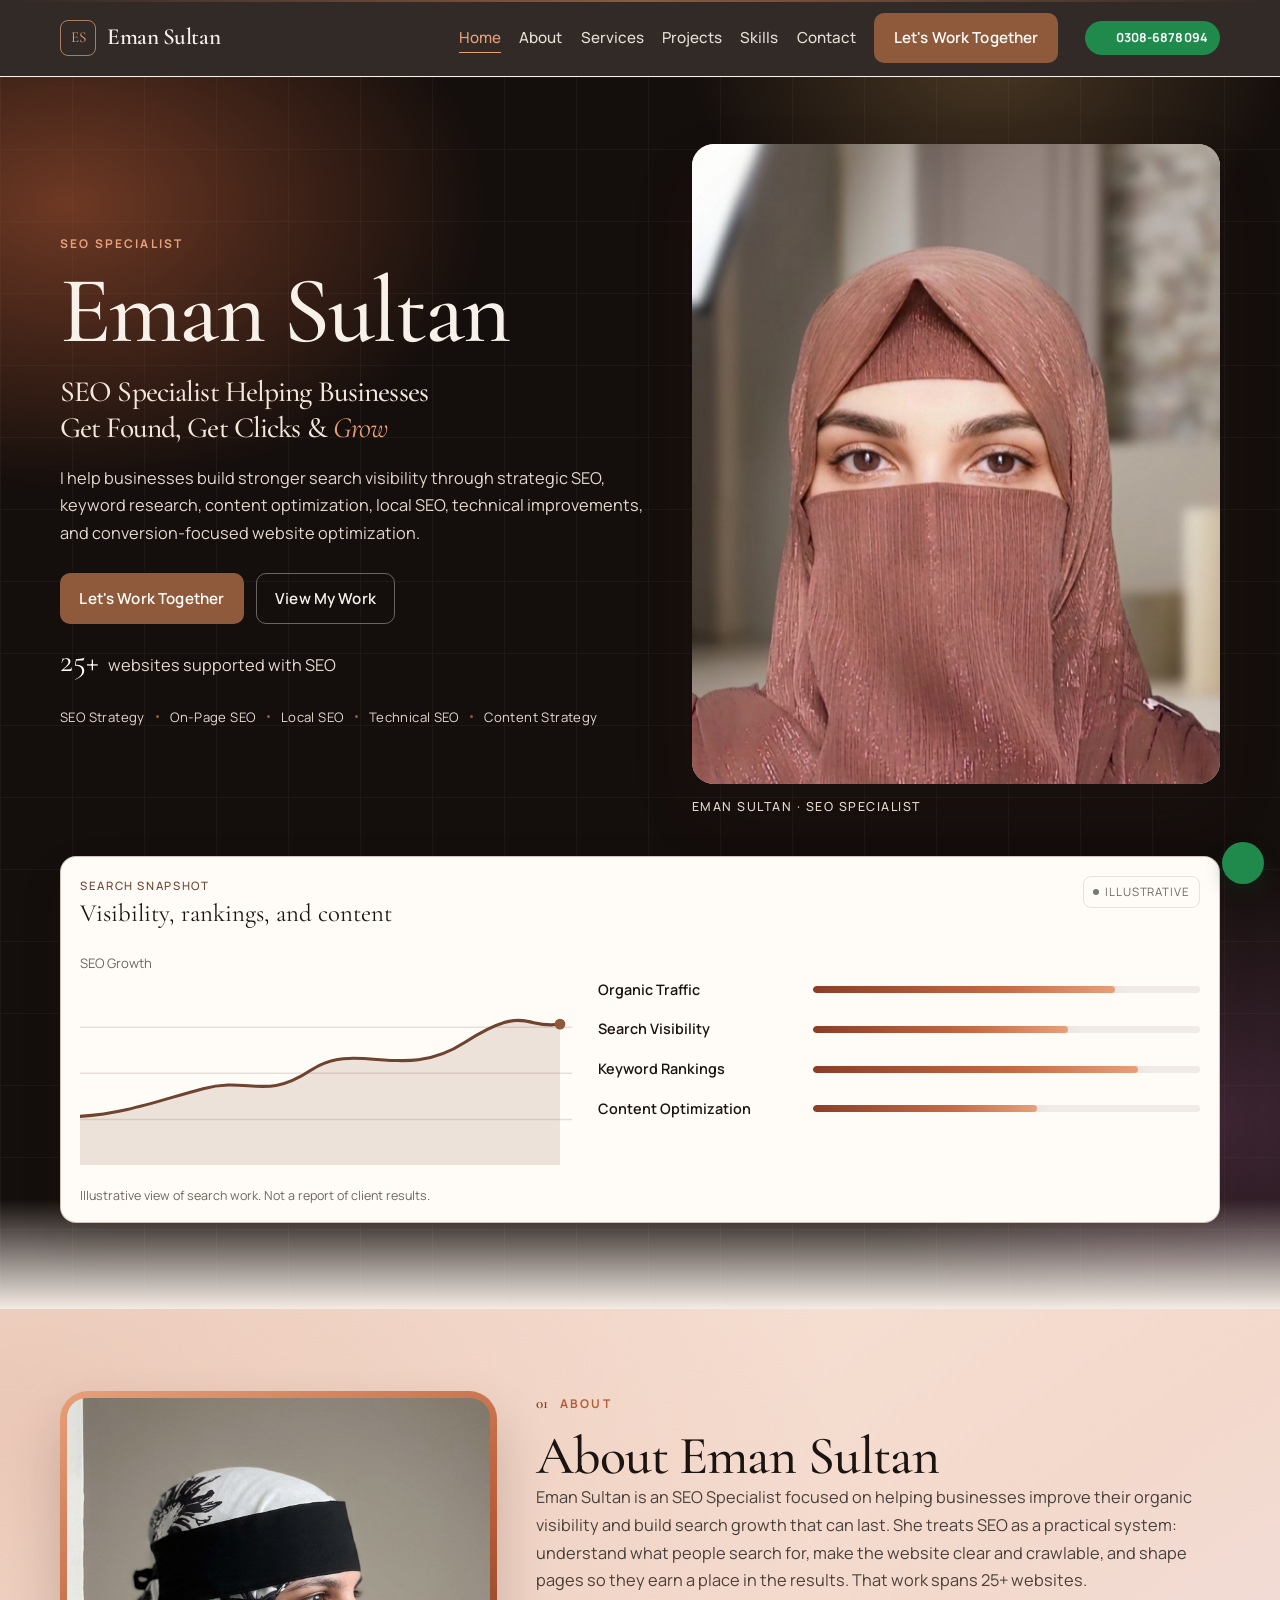
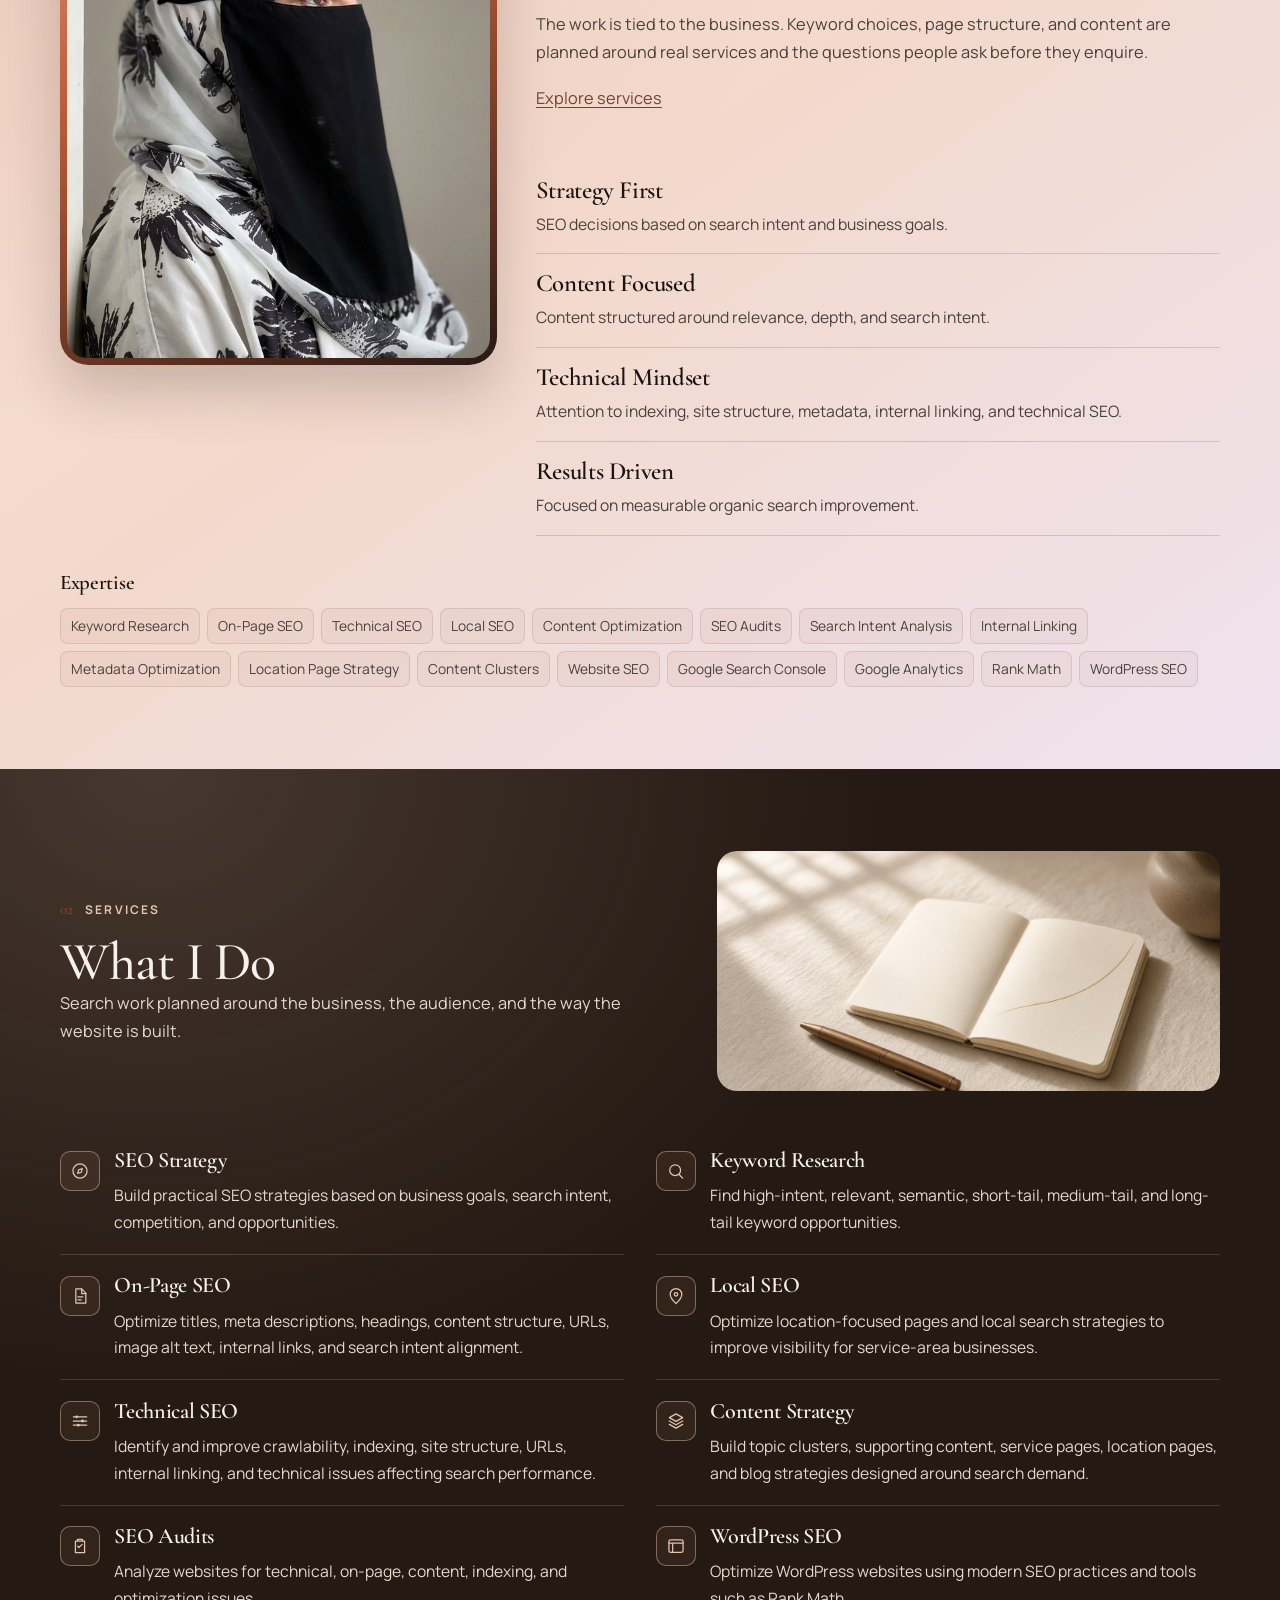
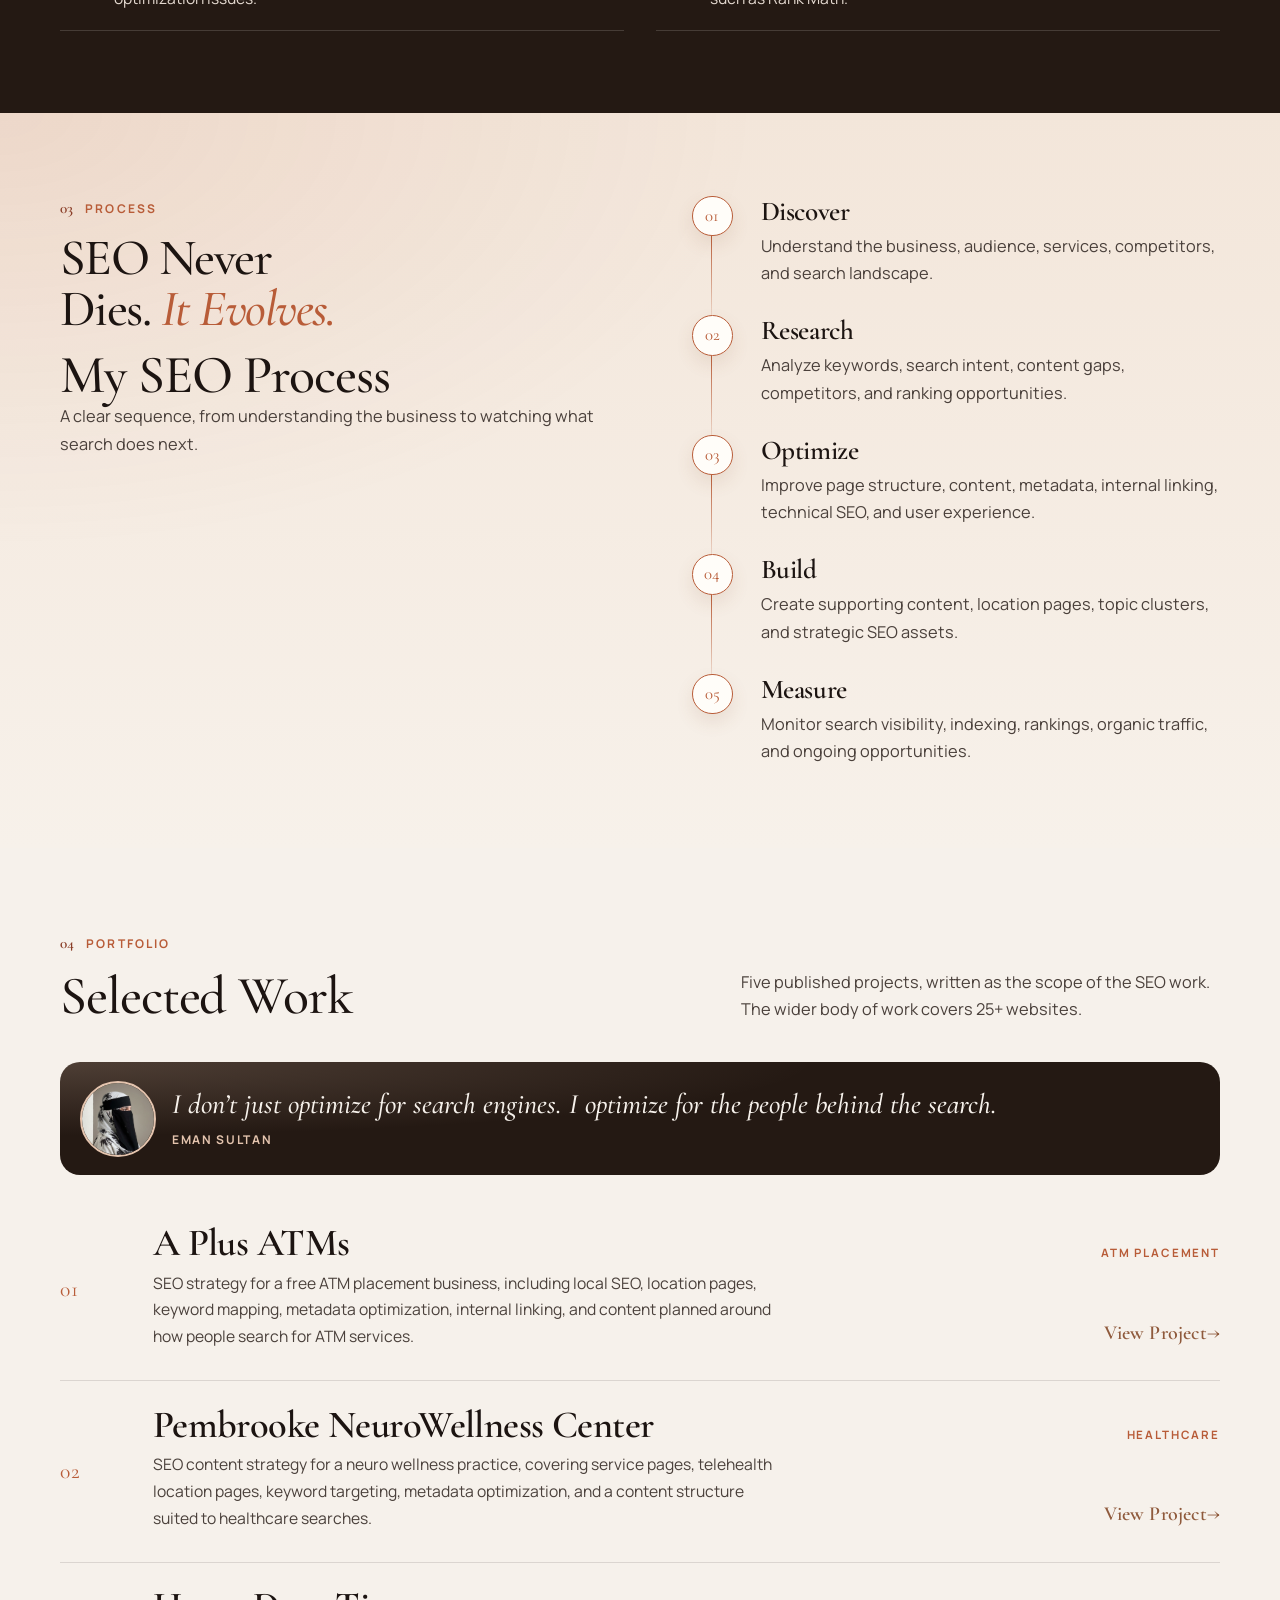
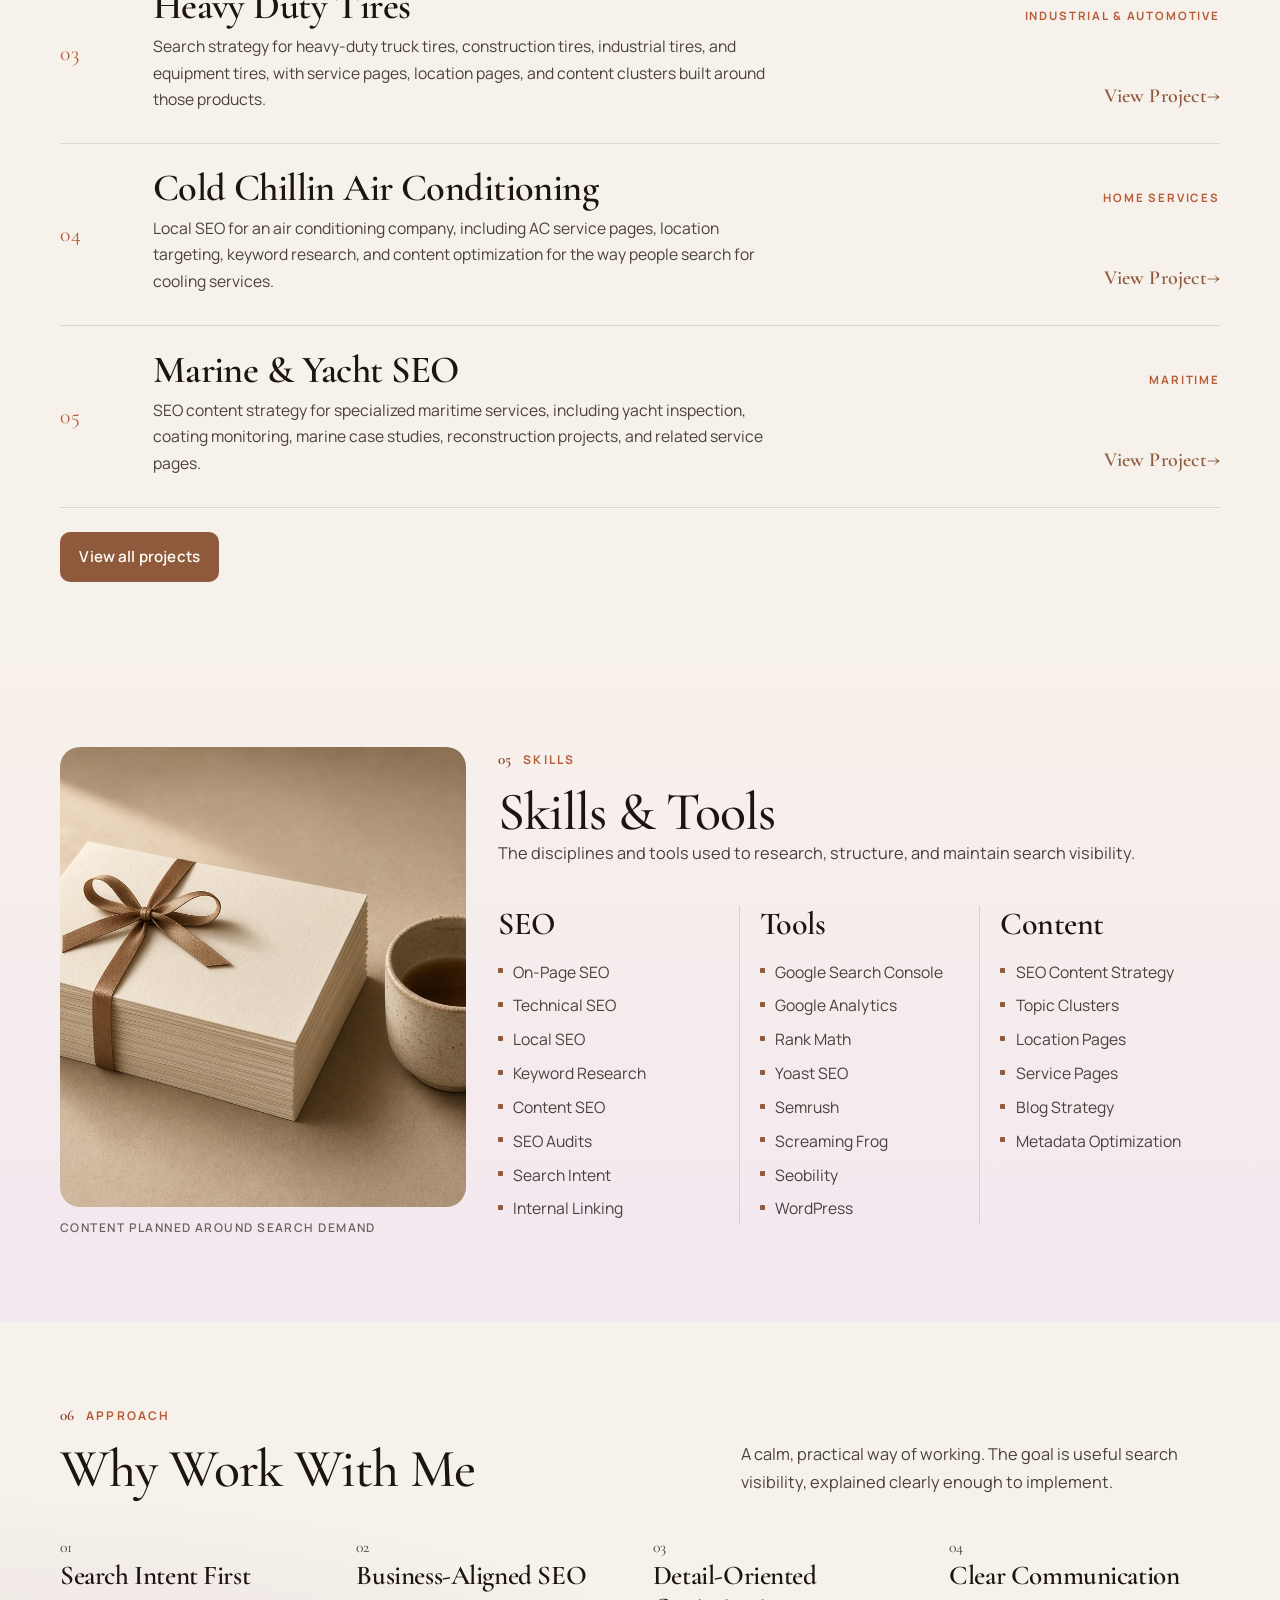
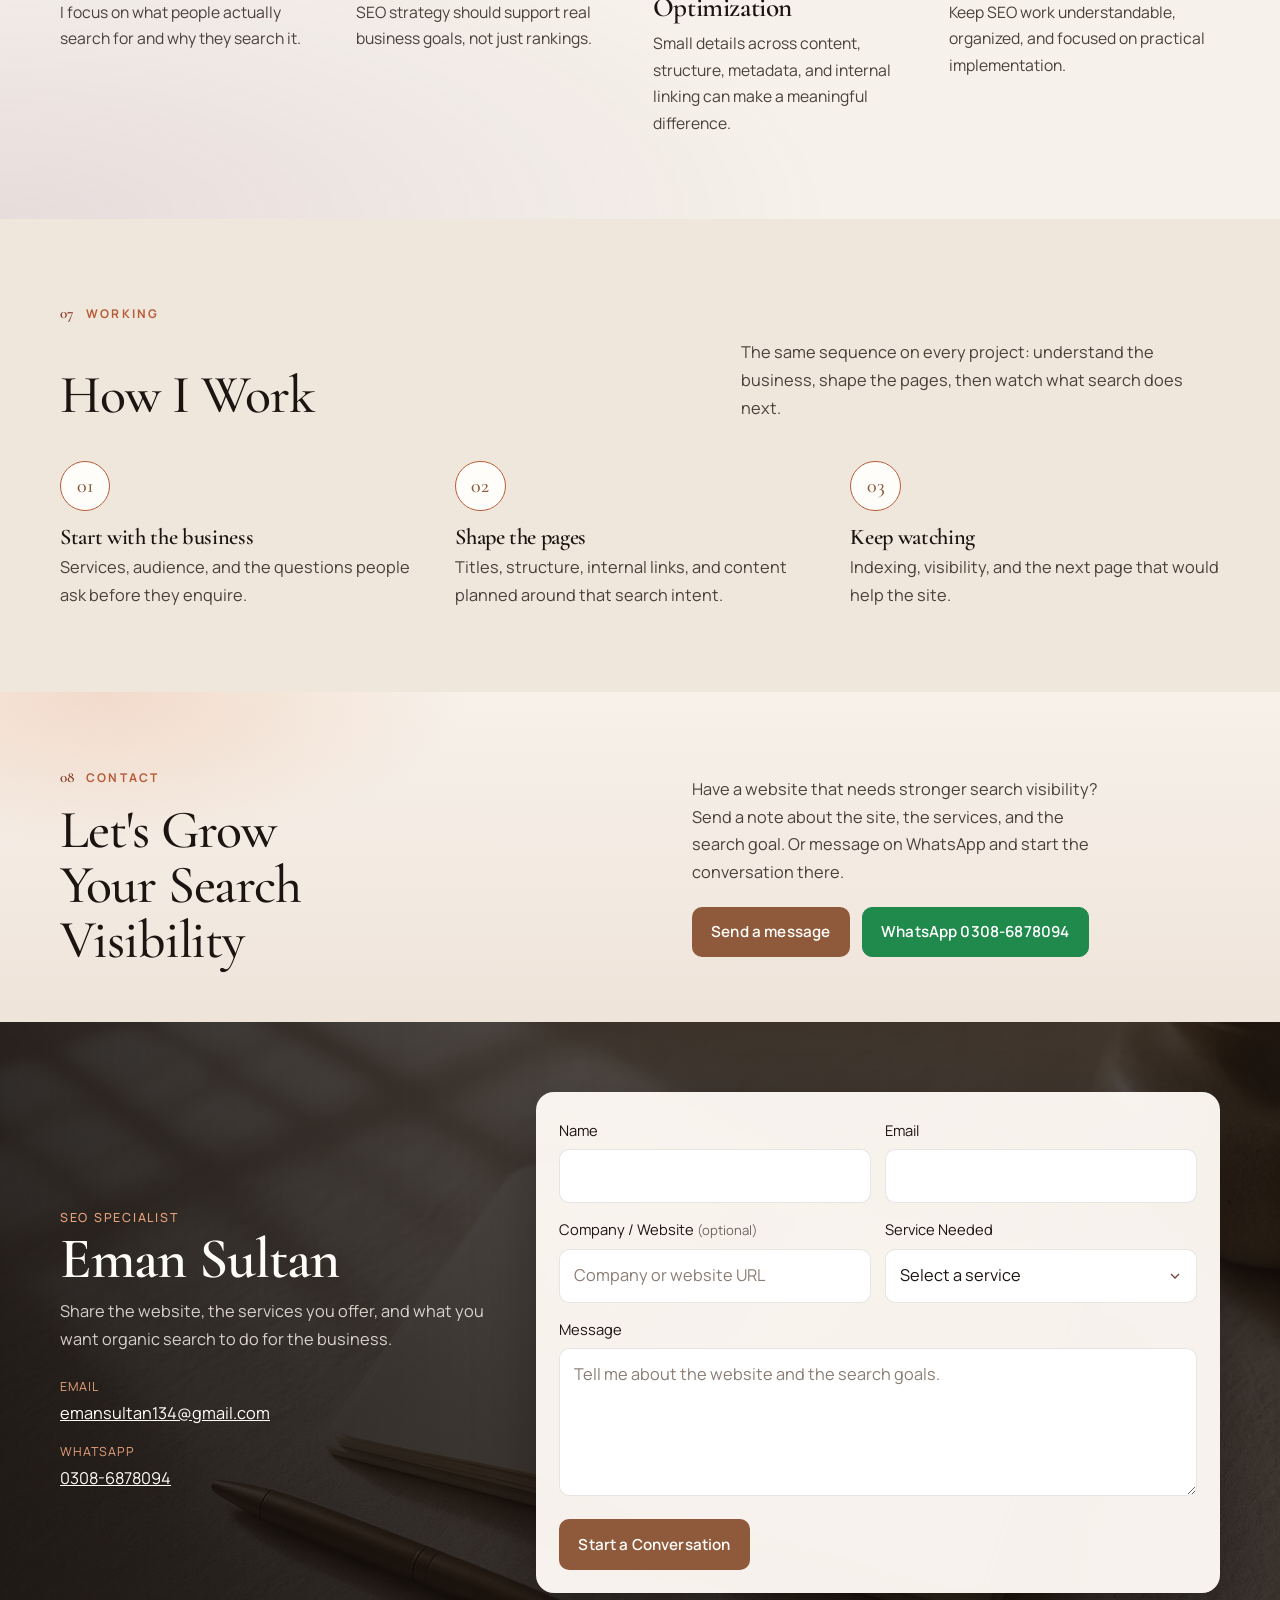
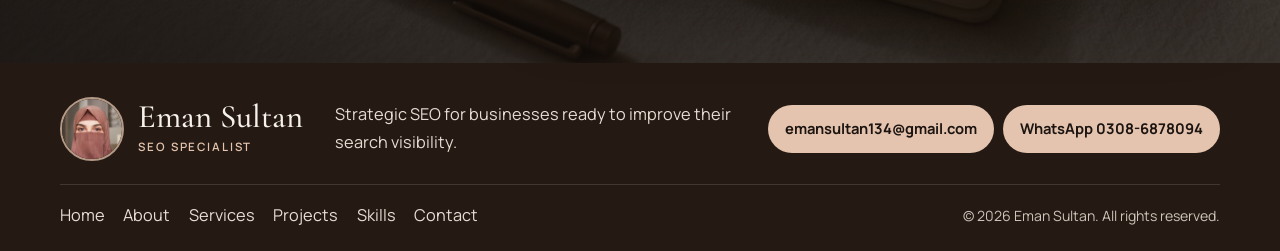
<file: index.html>
<!DOCTYPE html>
<html lang="en">
<head>
  <meta charset="utf-8" />
  <meta name="viewport" content="width=device-width, initial-scale=1" />
  <title>Eman Sultan | SEO Specialist &amp; SEO Strategist</title>
  <meta name="description" content="Eman Sultan is an SEO Specialist helping businesses improve search visibility through strategic SEO, content optimization, local SEO, and technical SEO." />
  <meta name="author" content="Eman Sultan" />
  <meta name="robots" content="index, follow" />
  <meta name="theme-color" content="#140e0c" />
  <!-- Replace the placeholder domain with the live website URL -->
  <link rel="canonical" href="https://your-domain.com/" />
  <meta property="og:type" content="website" />
  <meta property="og:locale" content="en_US" />
  <meta property="og:title" content="Eman Sultan | SEO Specialist &amp; SEO Strategist" />
  <meta property="og:description" content="Eman Sultan is an SEO Specialist helping businesses improve search visibility through strategic SEO, content optimization, local SEO, and technical SEO." />
  <meta property="og:url" content="https://your-domain.com/" />
  <!-- Add when a share image exists: <meta property="og:image" content="https://your-domain.com/og.jpg" /> -->
  <meta name="twitter:card" content="summary" />
  <meta name="twitter:title" content="Eman Sultan | SEO Specialist &amp; SEO Strategist" />
  <meta name="twitter:description" content="Eman Sultan is an SEO Specialist helping businesses improve search visibility through strategic SEO, content optimization, local SEO, and technical SEO." />
  <link rel="icon" href="assets/favicon.svg" type="image/svg+xml" />
  <link rel="preconnect" href="https://fonts.googleapis.com" />
  <link rel="preconnect" href="https://fonts.gstatic.com" crossorigin />
  <link href="https://fonts.googleapis.com/css2?family=Cormorant+Garamond:ital,wght@0,500;0,600;1,500;1,600&family=Manrope:wght@400;500;600;700&display=swap" rel="stylesheet" />
  <link rel="stylesheet" href="css/styles.css" />
  <script type="application/ld+json">
  {
    "@context": "https://schema.org",
    "@graph": [
      {
        "@type": "WebSite",
        "@id": "https://your-domain.com/#website",
        "url": "https://your-domain.com/",
        "name": "Eman Sultan",
        "description": "Eman Sultan is an SEO Specialist helping businesses improve search visibility through strategic SEO, content optimization, local SEO, and technical SEO.",
        "inLanguage": "en"
      },
      {
        "@type": "WebPage",
        "@id": "https://your-domain.com/#webpage",
        "url": "https://your-domain.com/",
        "name": "Eman Sultan | SEO Specialist & SEO Strategist",
        "isPartOf": { "@id": "https://your-domain.com/#website" },
        "about": { "@id": "https://your-domain.com/#person" },
        "inLanguage": "en",
        "description": "Eman Sultan is an SEO Specialist helping businesses improve search visibility through strategic SEO, content optimization, local SEO, and technical SEO."
      },
      {
        "@type": "Person",
        "@id": "https://your-domain.com/#person",
        "name": "Eman Sultan",
        "jobTitle": "SEO Specialist",
        "url": "https://your-domain.com/",
        "description": "SEO Specialist helping businesses improve search visibility, organic traffic, rankings, and online presence.",
        "knowsAbout": [
          "SEO strategy",
          "Keyword research",
          "On-page SEO",
          "Technical SEO",
          "Local SEO",
          "Content optimization",
          "SEO audits",
          "Search intent analysis",
          "Internal linking",
          "Metadata optimization",
          "Location page strategy",
          "Content clusters",
          "Website SEO",
          "Google Search Console",
          "Google Analytics",
          "Rank Math",
          "WordPress SEO"
        ]
      },
      {
        "@type": "ProfessionalService",
        "@id": "https://your-domain.com/#service",
        "name": "SEO services by Eman Sultan",
        "url": "https://your-domain.com/",
        "provider": { "@id": "https://your-domain.com/#person" },
        "serviceType": [
          "SEO Strategy",
          "Keyword Research",
          "On-Page SEO",
          "Local SEO",
          "Technical SEO",
          "Content Strategy",
          "SEO Audits",
          "WordPress SEO"
        ]
      }
    ]
  }
  </script>
</head>
<body>
  <a class="skip-link" href="#main">Skip to content</a>

  <header class="site-header">
    <div class="container header-inner">
      <a class="logo" href="#home" aria-label="Eman Sultan, home">
        <span class="logo-mark" aria-hidden="true">ES</span>
        <span class="logo-name">Eman Sultan</span>
      </a>
      <a class="wa-header" href="https://wa.me/923086878094?text=Hi%20Eman%2C%20I%20would%20like%20to%20talk%20about%20SEO." target="_blank" rel="noopener noreferrer" aria-label="WhatsApp Eman Sultan on 0308-6878094">
        <svg viewBox="0 0 24 24" width="16" height="16" aria-hidden="true"><path fill="currentColor" d="M12.04 2C6.58 2" 2.15 6.4 2.15 11.83c0 1.74.46 3.44 1.34 4.94L2 22l5.39-1.4a10 10 0 0 0 4.65 1.18h.01c5.46 0 9.89-4.4 9.89-9.83C21.94 6.4 17.5 2 12.04 2zm5.76 13.9c-.24.68-1.4 1.3-1.94 1.38-.5.08-1.12.11-1.81-.11-.42-.14-.95-.31-1.64-.61-2.88-1.24-4.76-4.14-4.9-4.33-.14-.2-1.16-1.54-1.16-2.94s.73-2.08 1-2.37c.24-.28.64-.41 1.02-.41.12 0 .23 0 .33.01.3.01.44.03.64.49.24.58.82 2 .89 2.15.07.14.12.32.02.51-.1.2-.14.32-.28.49-.14.17-.3.38-.42.51-.14.14-.28.29-.12.56.16.28.72 1.18 1.54 1.91 1.06.94 1.95 1.24 2.23 1.38.28.14.44.12.6-.07.17-.2.7-.81.88-1.09.19-.28.37-.23.62-.14.26.1 1.62.76 1.9.9.28.14.46.2.53.32.07.12.07.68-.17 1.36z"/></svg>
        <span>0308-6878094</span>
      </a>
      <button class="nav-toggle" type="button" aria-expanded="false" aria-controls="primary-nav" aria-label="Open menu">
        <span class="nav-toggle-box" aria-hidden="true"><span></span><span></span><span></span></span>
      </button>
      <nav class="primary-nav" id="primary-nav" aria-label="Primary">
        <ul class="nav-list">
          <li><a href="#home">Home</a></li>
          <li><a href="#about">About</a></li>
          <li><a href="#services">Services</a></li>
          <li><a href="projects.html">Projects</a></li>
          <li><a href="#skills">Skills</a></li>
          <li><a href="contact.html">Contact</a></li>
          <li class="nav-cta"><a class="btn btn-primary" href="contact.html">Let's Work Together</a></li>
        </ul>
      </nav>
    </div>
  </header>
  <a class="wa-tab" href="https://wa.me/923086878094?text=Hi%20Eman%2C%20I%20would%20like%20to%20talk%20about%20SEO." target="_blank" rel="noopener noreferrer" aria-label="WhatsApp Eman Sultan on 0308-6878094">
    <svg viewBox="0 0 24 24" width="16" height="16" aria-hidden="true"><path fill="currentColor" d="M12.04 2C6.58 2" 2.15 6.4 2.15 11.83c0 1.74.46 3.44 1.34 4.94L2 22l5.39-1.4a10 10 0 0 0 4.65 1.18h.01c5.46 0 9.89-4.4 9.89-9.83C21.94 6.4 17.5 2 12.04 2zm5.76 13.9c-.24.68-1.4 1.3-1.94 1.38-.5.08-1.12.11-1.81-.11-.42-.14-.95-.31-1.64-.61-2.88-1.24-4.76-4.14-4.9-4.33-.14-.2-1.16-1.54-1.16-2.94s.73-2.08 1-2.37c.24-.28.64-.41 1.02-.41.12 0 .23 0 .33.01.3.01.44.03.64.49.24.58.82 2 .89 2.15.07.14.12.32.02.51-.1.2-.14.32-.28.49-.14.17-.3.38-.42.51-.14.14-.28.29-.12.56.16.28.72 1.18 1.54 1.91 1.06.94 1.95 1.24 2.23 1.38.28.14.44.12.6-.07.17-.2.7-.81.88-1.09.19-.28.37-.23.62-.14.26.1 1.62.76 1.9.9.28.14.46.2.53.32.07.12.07.68-.17 1.36z"/></svg>
  </a>

  <main id="main" tabindex="-1">
    <section class="hero" id="home" tabindex="-1" aria-labelledby="hero-title">
      <div class="hero-bg" aria-hidden="true"></div>
      <div class="container hero-grid">
        <div class="hero-copy">
          <p class="kicker">SEO Specialist</p>
          <h1 id="hero-title">Eman Sultan</h1>
          <h2 class="hero-lead">SEO Specialist Helping Businesses Get Found, Get Clicks &amp; <em>Grow</em></h2>
          <p class="lede">I help businesses build stronger search visibility through strategic SEO, keyword research, content optimization, local SEO, technical improvements, and conversion-focused website optimization.</p>
          <div class="cta-row">
            <a class="btn btn-primary" href="contact.html">Let's Work Together</a>
            <a class="btn btn-secondary" href="#portfolio">View My Work</a>
          </div>
          <p class="stat-line"><strong>25+</strong> <span>websites supported with SEO</span></p>
          <ul class="cred-list" aria-label="SEO focus areas">
            <li>SEO Strategy</li>
            <li>On-Page SEO</li>
            <li>Local SEO</li>
            <li>Technical SEO</li>
            <li>Content Strategy</li>
          </ul>
        </div>

        <figure class="portrait">
          <div class="portrait-frame">
            <img src="assets/eman-portrait.jpg" width="900" height="1200" alt="Portrait of Eman Sultan, SEO Specialist, facing the camera in a rose hijab" />
          </div>
          <figcaption>Eman Sultan · SEO Specialist</figcaption>
        </figure>
      </div>
      <div class="container dash-wrap">
        <figure class="dashboard">
          <div class="dash-top">
            <div>
              <p class="dash-kicker">Search snapshot</p>
              <p class="dash-title">Visibility, rankings, and content</p>
            </div>
            <p class="dash-badge"><span class="dot" aria-hidden="true"></span> Illustrative</p>
          </div>
          <div class="chart-block">
            <p class="chart-label">SEO Growth</p>
            <svg class="sparkline" viewBox="0 0 320 120" role="img" aria-label="Rising illustrative line for SEO growth">
              <path d="M0 30h320M0 60h320M0 90h320" fill="none" stroke="rgba(110,67,48,0.16)" stroke-width="1"/>
              <path class="spark-area" d="M0 88 C 30 86, 50 78, 80 70 S 120 78, 150 58 S 210 66, 250 40 S 290 32, 312 28 V 120 H 0 Z"/>
              <path class="spark-line" pathLength="1" d="M0 88 C 30 86, 50 78, 80 70 S 120 78, 150 58 S 210 66, 250 40 S 290 32, 312 28"/>
              <circle cx="312" cy="28" r="3.5" fill="#8F5A3C"/>
            </svg>
          </div>
          <ul class="metrics">
            <li class="metric">
              <span class="metric-label">Organic Traffic</span>
              <span class="bar" aria-hidden="true"><span style="--level: 78%"></span></span>
            </li>
            <li class="metric">
              <span class="metric-label">Search Visibility</span>
              <span class="bar" aria-hidden="true"><span style="--level: 66%"></span></span>
            </li>
            <li class="metric">
              <span class="metric-label">Keyword Rankings</span>
              <span class="bar" aria-hidden="true"><span style="--level: 84%"></span></span>
            </li>
            <li class="metric">
              <span class="metric-label">Content Optimization</span>
              <span class="bar" aria-hidden="true"><span style="--level: 58%"></span></span>
            </li>
          </ul>
          <figcaption id="dash-caption">Illustrative view of search work. Not a report of client results.</figcaption>
        </figure>
      </div>
    </section>

    <section class="section section-alt reveal" id="about" tabindex="-1" aria-labelledby="about-title">
      <div class="container">
        <div class="about-stage">
          <figure class="about-photo">
            <img src="assets/eman-profile.jpg" width="900" height="1200" alt="Eman Sultan in profile, wearing a floral hijab and black niqab" />
          </figure>
        <div class="about-grid">
          <div class="about-copy">
            <p class="kicker"><span>01</span> About</p>
            <h2 id="about-title">About Eman Sultan</h2>
            <p>Eman Sultan is an SEO Specialist focused on helping businesses improve their organic visibility and build search growth that can last. She treats SEO as a practical system: understand what people search for, make the website clear and crawlable, and shape pages so they earn a place in the results. That work spans 25+ websites.</p>
            <p>The work is tied to the business. Keyword choices, page structure, and content are planned around real services and the questions people ask before they enquire.</p>
            <a class="text-link" href="#services">Explore services</a>
          </div>
          <ul class="strengths">
            <li class="strength-card">
              <h3>Strategy First</h3>
              <p>SEO decisions based on search intent and business goals.</p>
            </li>
            <li class="strength-card">
              <h3>Content Focused</h3>
              <p>Content structured around relevance, depth, and search intent.</p>
            </li>
            <li class="strength-card">
              <h3>Technical Mindset</h3>
              <p>Attention to indexing, site structure, metadata, internal linking, and technical SEO.</p>
            </li>
            <li class="strength-card">
              <h3>Results Driven</h3>
              <p>Focused on measurable organic search improvement.</p>
            </li>
          </ul>
        </div>
        </div>
        <div class="expertise">
          <h3>Expertise</h3>
          <ul class="chip-list">
            <li>Keyword Research</li>
            <li>On-Page SEO</li>
            <li>Technical SEO</li>
            <li>Local SEO</li>
            <li>Content Optimization</li>
            <li>SEO Audits</li>
            <li>Search Intent Analysis</li>
            <li>Internal Linking</li>
            <li>Metadata Optimization</li>
            <li>Location Page Strategy</li>
            <li>Content Clusters</li>
            <li>Website SEO</li>
            <li>Google Search Console</li>
            <li>Google Analytics</li>
            <li>Rank Math</li>
            <li>WordPress SEO</li>
          </ul>
        </div>
      </div>
    </section>

    <section class="section section-ink reveal" id="services" tabindex="-1" aria-labelledby="services-title">
      <div class="container">
        <div class="section-head services-head">
          <div>
            <p class="kicker"><span>02</span> Services</p>
            <h2 id="services-title">What I Do</h2>
            <p class="dek">Search work planned around the business, the audience, and the way the website is built.</p>
          </div>
          <figure class="section-photo">
            <img src="assets/seo-desk.jpg" width="1200" height="675" alt="A warm desk with a notebook and a rising line, suggesting search growth" />
          </figure>
        </div>
        <ul class="service-grid">
          <li class="service-card">
            <span class="icon" aria-hidden="true">
              <svg viewBox="0 0 24 24" fill="none" stroke="currentColor" stroke-width="1.5" stroke-linecap="round" stroke-linejoin="round"><circle cx="12" cy="12" r="8.5"/><path d="m14.8 9.2-1.3 4.3-4.3 1.3 1.3-4.3z"/></svg>
            </span>
            <h3>SEO Strategy</h3>
            <p>Build practical SEO strategies based on business goals, search intent, competition, and opportunities.</p>
          </li>
          <li class="service-card">
            <span class="icon" aria-hidden="true">
              <svg viewBox="0 0 24 24" fill="none" stroke="currentColor" stroke-width="1.5" stroke-linecap="round" stroke-linejoin="round"><circle cx="11" cy="11" r="6.5"/><path d="M16 16.5 20 20.5"/></svg>
            </span>
            <h3>Keyword Research</h3>
            <p>Find high-intent, relevant, semantic, short-tail, medium-tail, and long-tail keyword opportunities.</p>
          </li>
          <li class="service-card">
            <span class="icon" aria-hidden="true">
              <svg viewBox="0 0 24 24" fill="none" stroke="currentColor" stroke-width="1.5" stroke-linecap="round" stroke-linejoin="round"><path d="M7 3.5h7l5 5V20.5H7z"/><path d="M14 3.5V9h5"/><path d="M9.5 13h6M9.5 16.5h4"/></svg>
            </span>
            <h3>On-Page SEO</h3>
            <p>Optimize titles, meta descriptions, headings, content structure, URLs, image alt text, internal links, and search intent alignment.</p>
          </li>
          <li class="service-card">
            <span class="icon" aria-hidden="true">
              <svg viewBox="0 0 24 24" fill="none" stroke="currentColor" stroke-width="1.5" stroke-linecap="round" stroke-linejoin="round"><path d="M12 21s7-6.1 7-11a7 7 0 1 0-14 0c0 4.9 7 11 7 11z"/><circle cx="12" cy="10" r="2.1"/></svg>
            </span>
            <h3>Local SEO</h3>
            <p>Optimize location-focused pages and local search strategies to improve visibility for service-area businesses.</p>
          </li>
          <li class="service-card">
            <span class="icon" aria-hidden="true">
              <svg viewBox="0 0 24 24" fill="none" stroke="currentColor" stroke-width="1.5" stroke-linecap="round"><path d="M4 7h16M4 12h16M4 17h16"/><circle cx="8" cy="7" r="1.7" fill="currentColor" stroke="none"/><circle cx="15" cy="12" r="1.7" fill="currentColor" stroke="none"/><circle cx="10" cy="17" r="1.7" fill="currentColor" stroke="none"/></svg>
            </span>
            <h3>Technical SEO</h3>
            <p>Identify and improve crawlability, indexing, site structure, URLs, internal linking, and technical issues affecting search performance.</p>
          </li>
          <li class="service-card">
            <span class="icon" aria-hidden="true">
              <svg viewBox="0 0 24 24" fill="none" stroke="currentColor" stroke-width="1.5" stroke-linecap="round" stroke-linejoin="round"><path d="M12 3.5 20 8 12 12.5 4 8z"/><path d="m4 12 8 4.5L20 12"/><path d="m4 16 8 4.5L20 16"/></svg>
            </span>
            <h3>Content Strategy</h3>
            <p>Build topic clusters, supporting content, service pages, location pages, and blog strategies designed around search demand.</p>
          </li>
          <li class="service-card">
            <span class="icon" aria-hidden="true">
              <svg viewBox="0 0 24 24" fill="none" stroke="currentColor" stroke-width="1.5" stroke-linecap="round" stroke-linejoin="round"><path d="M9 4h6v2.2H9z"/><path d="M8 6H6.5v14h11V6H16"/><path d="m9 12.2 1.6 1.6L14.5 10"/></svg>
            </span>
            <h3>SEO Audits</h3>
            <p>Analyze websites for technical, on-page, content, indexing, and optimization issues.</p>
          </li>
          <li class="service-card">
            <span class="icon" aria-hidden="true">
              <svg viewBox="0 0 24 24" fill="none" stroke="currentColor" stroke-width="1.5" stroke-linecap="round" stroke-linejoin="round"><rect x="3.5" y="4.5" width="17" height="15" rx="2"/><path d="M3.5 8.5h17M8 8.5v11"/></svg>
            </span>
            <h3>WordPress SEO</h3>
            <p>Optimize WordPress websites using modern SEO practices and tools such as Rank Math.</p>
          </li>
        </ul>
      </div>
    </section>

    <section class="section section-alt reveal" id="process" tabindex="-1" aria-labelledby="process-title">
      <div class="container process-layout">
        <div class="process-intro">
          <p class="kicker"><span>03</span> Process</p>
          <p class="evolve">SEO Never Dies. <em>It Evolves.</em></p>
          <h2 id="process-title">My SEO Process</h2>
          <p class="dek">A clear sequence, from understanding the business to watching what search does next.</p>
        </div>
        <ol class="process">
          <li>
            <span class="step-num">01</span>
            <h3>Discover</h3>
            <p>Understand the business, audience, services, competitors, and search landscape.</p>
          </li>
          <li>
            <span class="step-num">02</span>
            <h3>Research</h3>
            <p>Analyze keywords, search intent, content gaps, competitors, and ranking opportunities.</p>
          </li>
          <li>
            <span class="step-num">03</span>
            <h3>Optimize</h3>
            <p>Improve page structure, content, metadata, internal linking, technical SEO, and user experience.</p>
          </li>
          <li>
            <span class="step-num">04</span>
            <h3>Build</h3>
            <p>Create supporting content, location pages, topic clusters, and strategic SEO assets.</p>
          </li>
          <li>
            <span class="step-num">05</span>
            <h3>Measure</h3>
            <p>Monitor search visibility, indexing, rankings, organic traffic, and ongoing opportunities.</p>
          </li>
        </ol>
      </div>
    </section>

    <section class="section reveal" id="portfolio" tabindex="-1" aria-labelledby="portfolio-title">
      <div class="container">
        <div class="section-head">
          <p class="kicker"><span>04</span> Portfolio</p>
          <div class="section-head-row">
            <h2 id="portfolio-title">Selected Work</h2>
            <p class="dek">Five published projects, written as the scope of the SEO work. The wider body of work covers 25+ websites.</p>
          </div>
        </div>
        <blockquote class="project-quote">
          <img src="assets/eman-profile.jpg" width="84" height="84" alt="" />
          <div>
            <p>I don’t just optimize for search engines. I optimize for the people behind the search.</p>
            <cite>Eman Sultan</cite>
          </div>
        </blockquote>
        <div class="project-grid">
          <article class="project-card is-feature" data-tone="gold">
            <div class="project-art" aria-hidden="true">
              <span class="project-index">01</span>
              <svg viewBox="0 0 160 100" fill="none" stroke="currentColor" stroke-width="1.4">
                <path d="M18 72h42l22-34h48"/>
                <circle cx="18" cy="72" r="4"/><circle cx="60" cy="72" r="4"/><circle cx="82" cy="38" r="4"/><circle cx="130" cy="38" r="4"/>
              </svg>
            </div>
            <div class="project-body">
              <p class="project-industry">ATM Placement</p>
              <h3 class="project-title">A Plus ATMs</h3>
              <p class="project-copy">SEO strategy for a free ATM placement business, including local SEO, location pages, keyword mapping, metadata optimization, internal linking, and content planned around how people search for ATM services.</p>
              <ul class="tag-list">
                <li>SEO strategy</li>
                <li>Free ATM placement positioning</li>
                <li>Local SEO</li>
                <li>Location pages</li>
                <li>Keyword mapping</li>
                <li>Metadata optimization</li>
                <li>Internal linking</li>
                <li>Content strategy</li>
              </ul>
              <button class="btn btn-secondary view-project" type="button">View Project<span class="visually-hidden">: A Plus ATMs</span></button>
            </div>
          </article>

          <article class="project-card" data-tone="sage">
            <div class="project-art" aria-hidden="true">
              <span class="project-index">02</span>
              <svg viewBox="0 0 160 100" fill="none" stroke="currentColor" stroke-width="1.4">
                <path d="M28 78c22-42 82-42 104 0"/>
                <path d="M44 78c14-26 58-26 72 0"/>
                <path d="M60 78c8-14 32-14 40 0"/>
              </svg>
            </div>
            <div class="project-body">
              <p class="project-industry">Healthcare</p>
              <h3 class="project-title">Pembrooke NeuroWellness Center</h3>
              <p class="project-copy">SEO content strategy for a neuro wellness practice, covering service pages, telehealth location pages, keyword targeting, metadata optimization, and a content structure suited to healthcare searches.</p>
              <ul class="tag-list">
                <li>SEO content strategy</li>
                <li>Service pages</li>
                <li>Telehealth location pages</li>
                <li>Keyword targeting</li>
                <li>Metadata optimization</li>
                <li>Healthcare content structure</li>
              </ul>
              <button class="btn btn-secondary view-project" type="button">View Project<span class="visually-hidden">: Pembrooke NeuroWellness Center</span></button>
            </div>
          </article>

          <article class="project-card" data-tone="sand">
            <div class="project-art" aria-hidden="true">
              <span class="project-index">03</span>
              <svg viewBox="0 0 160 100" fill="none" stroke="currentColor" stroke-width="1.4">
                <circle cx="104" cy="50" r="30"/><circle cx="104" cy="50" r="16"/><circle cx="104" cy="50" r="4" fill="currentColor" stroke="none"/>
              </svg>
            </div>
            <div class="project-body">
              <p class="project-industry">Industrial &amp; Automotive</p>
              <h3 class="project-title">Heavy Duty Tires</h3>
              <p class="project-copy">Search strategy for heavy-duty truck tires, construction tires, industrial tires, and equipment tires, with service pages, location pages, and content clusters built around those products.</p>
              <ul class="tag-list">
                <li>SEO strategy</li>
                <li>Service pages</li>
                <li>Location pages</li>
                <li>Content clusters</li>
                <li>Truck, construction, and equipment tires</li>
              </ul>
              <button class="btn btn-secondary view-project" type="button">View Project<span class="visually-hidden">: Heavy Duty Tires</span></button>
            </div>
          </article>

          <article class="project-card" data-tone="mist">
            <div class="project-art" aria-hidden="true">
              <span class="project-index">04</span>
              <svg viewBox="0 0 160 100" fill="none" stroke="currentColor" stroke-width="1.4" stroke-linecap="round">
                <path d="M16 34h96"/><path d="M32 50h96"/><path d="M16 66h72"/>
              </svg>
            </div>
            <div class="project-body">
              <p class="project-industry">Home Services</p>
              <h3 class="project-title">Cold Chillin Air Conditioning</h3>
              <p class="project-copy">Local SEO for an air conditioning company, including AC service pages, location targeting, keyword research, and content optimization for the way people search for cooling services.</p>
              <ul class="tag-list">
                <li>Local SEO strategy</li>
                <li>AC service pages</li>
                <li>Location targeting</li>
                <li>Keyword research</li>
                <li>Content optimization</li>
              </ul>
              <button class="btn btn-secondary view-project" type="button">View Project<span class="visually-hidden">: Cold Chillin Air Conditioning</span></button>
            </div>
          </article>

          <article class="project-card" data-tone="sea">
            <div class="project-art" aria-hidden="true">
              <span class="project-index">05</span>
              <svg viewBox="0 0 160 100" fill="none" stroke="currentColor" stroke-width="1.4" stroke-linecap="round">
                <path d="M8 58c18-18 32-18 50 0s32 18 50 0 32-18 44 0"/>
                <path d="M8 76c18-12 32-12 50 0s32 12 50 0 32-12 44 0" opacity="0.65"/>
              </svg>
            </div>
            <div class="project-body">
              <p class="project-industry">Maritime</p>
              <h3 class="project-title">Marine &amp; Yacht SEO</h3>
              <p class="project-copy">SEO content strategy for specialized maritime services, including yacht inspection, coating monitoring, marine case studies, reconstruction projects, and related service pages.</p>
              <ul class="tag-list">
                <li>SEO content strategy</li>
                <li>Yacht inspection</li>
                <li>Coating monitoring</li>
                <li>Marine case studies</li>
                <li>Reconstruction projects</li>
              </ul>
              <button class="btn btn-secondary view-project" type="button">View Project<span class="visually-hidden">: Marine and Yacht SEO</span></button>
            </div>
          </article>
        </div>
        <p class="more-projects"><a class="btn btn-primary" href="projects.html">View all projects</a></p>
      </div>
    </section>

    <section class="section section-alt reveal" id="skills" tabindex="-1" aria-labelledby="skills-title">
      <div class="container">
        <div class="skills-layout">
          <figure class="section-photo tall-photo">
            <img src="assets/content-pages.jpg" width="900" height="675" alt="Stacked cream pages tied with a ribbon, suggesting planned content" />
            <figcaption>Content planned around search demand</figcaption>
          </figure>
          <div>
        <div class="section-head">
          <p class="kicker"><span>05</span> Skills</p>
          <h2 id="skills-title">Skills &amp; Tools</h2>
          <p class="dek">The disciplines and tools used to research, structure, and maintain search visibility.</p>
        </div>
        <div class="skill-grid">
          <article class="skill-card">
            <h3>SEO</h3>
            <ul>
              <li>On-Page SEO</li>
              <li>Technical SEO</li>
              <li>Local SEO</li>
              <li>Keyword Research</li>
              <li>Content SEO</li>
              <li>SEO Audits</li>
              <li>Search Intent</li>
              <li>Internal Linking</li>
            </ul>
          </article>
          <article class="skill-card">
            <h3>Tools</h3>
            <ul>
              <li>Google Search Console</li>
              <li>Google Analytics</li>
              <li>Rank Math</li>
              <li>Yoast SEO</li>
              <li>Semrush</li>
              <li>Screaming Frog</li>
              <li>Seobility</li>
              <li>WordPress</li>
            </ul>
          </article>
          <article class="skill-card">
            <h3>Content</h3>
            <ul>
              <li>SEO Content Strategy</li>
              <li>Topic Clusters</li>
              <li>Location Pages</li>
              <li>Service Pages</li>
              <li>Blog Strategy</li>
              <li>Metadata Optimization</li>
            </ul>
          </article>
        </div>
          </div>
        </div>
      </div>
    </section>

    <section class="section reveal" id="why" tabindex="-1" aria-labelledby="why-title">
      <div class="container">
        <div class="section-head">
          <p class="kicker"><span>06</span> Approach</p>
          <div class="section-head-row">
            <h2 id="why-title">Why Work With Me</h2>
            <p class="dek">A calm, practical way of working. The goal is useful search visibility, explained clearly enough to implement.</p>
          </div>
        </div>
        <div class="why-grid">
          <article class="why-card">
            <p class="why-num" aria-hidden="true">01</p>
            <h3>Search Intent First</h3>
            <p>I focus on what people actually search for and why they search it.</p>
          </article>
          <article class="why-card">
            <p class="why-num" aria-hidden="true">02</p>
            <h3>Business-Aligned SEO</h3>
            <p>SEO strategy should support real business goals, not just rankings.</p>
          </article>
          <article class="why-card">
            <p class="why-num" aria-hidden="true">03</p>
            <h3>Detail-Oriented Optimization</h3>
            <p>Small details across content, structure, metadata, and internal linking can make a meaningful difference.</p>
          </article>
          <article class="why-card">
            <p class="why-num" aria-hidden="true">04</p>
            <h3>Clear Communication</h3>
            <p>Keep SEO work understandable, organized, and focused on practical implementation.</p>
          </article>
        </div>
      </div>
    </section>

    <section class="section section-alt reveal" id="working" tabindex="-1" aria-labelledby="working-title">
      <div class="container">
        <div class="section-head">
          <p class="kicker"><span>07</span> Working</p>
          <div class="section-head-row">
            <h2 id="working-title">How I Work</h2>
            <p class="dek">The same sequence on every project: understand the business, shape the pages, then watch what search does next.</p>
          </div>
        </div>
          <ol class="work-list">
            <li class="work-card">
              <span>01</span>
              <div>
                <h3>Start with the business</h3>
                <p>Services, audience, and the questions people ask before they enquire.</p>
              </div>
            </li>
            <li class="work-card">
              <span>02</span>
              <div>
                <h3>Shape the pages</h3>
                <p>Titles, structure, internal links, and content planned around that search intent.</p>
              </div>
            </li>
            <li class="work-card">
              <span>03</span>
              <div>
                <h3>Keep watching</h3>
                <p>Indexing, visibility, and the next page that would help the site.</p>
              </div>
            </li>
          </ol>
      </div>
    </section>

    <section class="grow-wrap reveal" id="contact" tabindex="-1" aria-labelledby="contact-title">
      <div class="reach">
        <div class="container reach-grid">
          <div>
            <p class="kicker"><span>08</span> Contact</p>
            <h2 id="contact-title">Let's Grow Your Search Visibility</h2>
          </div>
          <div class="reach-side">
            <p>Have a website that needs stronger search visibility? Send a note about the site, the services, and the search goal. Or message on WhatsApp and start the conversation there.</p>
            <div class="cta-row">
              <a class="btn btn-primary" href="#contact-form">Send a message</a>
              <a class="btn btn-wa" href="https://wa.me/923086878094?text=Hi%20Eman%2C%20I%20would%20like%20to%20talk%20about%20SEO." target="_blank" rel="noopener noreferrer">WhatsApp 0308-6878094</a>
            </div>
          </div>
        </div>
      </div>
      <div class="form-banner">
        <div class="grow-bg">
          <img src="assets/seo-desk.jpg" alt="" />
        </div>
        <div class="container form-banner-inner">
        <div class="contact-grid">
          <aside class="contact-card">
            <p class="contact-role">SEO Specialist</p>
            <h3>Eman Sultan</h3>
            <p>Share the website, the services you offer, and what you want organic search to do for the business.</p>
            <!-- Direct links are filled from the CONTACT object in js/main.js -->
            <ul class="contact-links">
              <li data-slot="email">
                <span class="contact-label">Email</span>
                <span class="contact-value contact-placeholder">Add your email</span>
              </li>
              <li data-slot="whatsapp">
                <span class="contact-label">WhatsApp</span>
                <span class="contact-value contact-placeholder">Add your WhatsApp</span>
              </li>
              <li data-slot="linkedin">
                <span class="contact-label">LinkedIn</span>
                <span class="contact-value contact-placeholder">Add your LinkedIn</span>
              </li>
              <li data-slot="other">
                <span class="contact-label">Profile</span>
                <span class="contact-value contact-placeholder">Add another profile</span>
              </li>
            </ul>
          </aside>
          <form class="contact-card" id="contact-form" action="https://formsubmit.co/emansultan134@gmail.com" method="POST">
            <input type="text" name="_honey" class="visually-hidden" tabindex="-1" autocomplete="off" aria-hidden="true" />
            <div id="form-success" class="form-success" hidden tabindex="-1" role="status"></div>
            <div class="form-row">
              <div class="field">
                <label for="name">Name</label>
                <input id="name" name="name" type="text" autocomplete="name" required maxlength="120" />
                <p class="form-error" id="name-error"></p>
              </div>
              <div class="field">
                <label for="email">Email</label>
                <input id="email" name="email" type="email" autocomplete="email" required maxlength="160" />
                <p class="form-error" id="email-error"></p>
              </div>
            </div>
            <div class="form-row">
              <div class="field">
                <label for="company">Company / Website <span class="optional">(optional)</span></label>
                <input id="company" name="company" type="text" autocomplete="organization" maxlength="180" placeholder="Company or website URL" />
              </div>
              <div class="field">
                <label for="service-needed">Service Needed</label>
                <select id="service-needed" name="service" required>
                  <option value="">Select a service</option>
                  <option>SEO Strategy</option>
                  <option>Keyword Research</option>
                  <option>On-Page SEO</option>
                  <option>Local SEO</option>
                  <option>Technical SEO</option>
                  <option>Content Strategy</option>
                  <option>SEO Audits</option>
                  <option>WordPress SEO</option>
                  <option>Not sure yet</option>
                </select>
                <p class="form-error" id="service-needed-error"></p>
              </div>
            </div>
            <div class="field">
              <label for="message">Message</label>
              <textarea id="message" name="message" required maxlength="2000" placeholder="Tell me about the website and the search goals."></textarea>
              <p class="form-error" id="message-error"></p>
            </div>
            <button class="btn btn-primary" type="submit">Start a Conversation</button>
          </form>
        </div>
        </div>
      </div>
    </section>
  </main>

  <a class="wa-float" href="https://wa.me/923086878094?text=Hi%20Eman%2C%20I%20would%20like%20to%20talk%20about%20SEO." target="_blank" rel="noopener noreferrer" aria-label="WhatsApp Eman Sultan on 0308-6878094">
    <svg viewBox="0 0 24 24" width="16" height="16" aria-hidden="true"><path fill="currentColor" d="M12.04 2C6.58 2" 2.15 6.4 2.15 11.83c0 1.74.46 3.44 1.34 4.94L2 22l5.39-1.4a10 10 0 0 0 4.65 1.18h.01c5.46 0 9.89-4.4 9.89-9.83C21.94 6.4 17.5 2 12.04 2zm5.76 13.9c-.24.68-1.4 1.3-1.94 1.38-.5.08-1.12.11-1.81-.11-.42-.14-.95-.31-1.64-.61-2.88-1.24-4.76-4.14-4.9-4.33-.14-.2-1.16-1.54-1.16-2.94s.73-2.08 1-2.37c.24-.28.64-.41 1.02-.41.12 0 .23 0 .33.01.3.01.44.03.64.49.24.58.82 2 .89 2.15.07.14.12.32.02.51-.1.2-.14.32-.28.49-.14.17-.3.38-.42.51-.14.14-.28.29-.12.56.16.28.72 1.18 1.54 1.91 1.06.94 1.95 1.24 2.23 1.38.28.14.44.12.6-.07.17-.2.7-.81.88-1.09.19-.28.37-.23.62-.14.26.1 1.62.76 1.9.9.28.14.46.2.53.32.07.12.07.68-.17 1.36z"/></svg>
    <span>WhatsApp</span>
  </a>

  <footer class="site-footer">
    <div class="container">
      <div class="footer-panel">
        <div class="footer-brand">
          <img class="footer-avatar" src="assets/eman-portrait.jpg" width="72" height="72" alt="" />
          <div>
            <p class="footer-name">Eman Sultan</p>
            <p class="footer-role">SEO Specialist</p>
          </div>
        </div>
        <p class="footer-desc">Strategic SEO for businesses ready to improve their search visibility.</p>
        <div class="footer-actions">
          <a class="footer-mail" href="mailto:emansultan134@gmail.com">emansultan134@gmail.com</a>
          <a class="footer-mail" href="https://wa.me/923086878094" target="_blank" rel="noopener noreferrer">WhatsApp 0308-6878094</a>
        </div>
      </div>
      <div class="footer-bar">
        <nav class="footer-nav" aria-label="Footer">
          <ul>
            <li><a href="#home">Home</a></li>
            <li><a href="#about">About</a></li>
            <li><a href="#services">Services</a></li>
            <li><a href="projects.html">Projects</a></li>
            <li><a href="#skills">Skills</a></li>
            <li><a href="contact.html">Contact</a></li>
          </ul>
        </nav>
        <p class="copyright">© 2026 Eman Sultan. All rights reserved.</p>
      </div>
    </div>
  </footer>

  <dialog id="project-dialog" aria-labelledby="dialog-title">
    <div class="dialog-top">
      <p class="kicker" id="dialog-industry"></p>
      <button class="dialog-close" type="button" aria-label="Close project details">
        <svg viewBox="0 0 24 24" fill="none" stroke="currentColor" stroke-width="1.6" stroke-linecap="round" aria-hidden="true"><path d="M6 6l12 12M18 6 6 18"/></svg>
      </button>
    </div>
    <h2 id="dialog-title"></h2>
    <p id="dialog-summary"></p>
    <h3 class="dialog-label">SEO services included</h3>
    <ul class="dialog-services" id="dialog-services"></ul>
    <a class="btn btn-secondary" id="dialog-visit" hidden>Visit website</a>
  </dialog>

  <script src="js/main.js"></script>
</body>
</html>
</file>
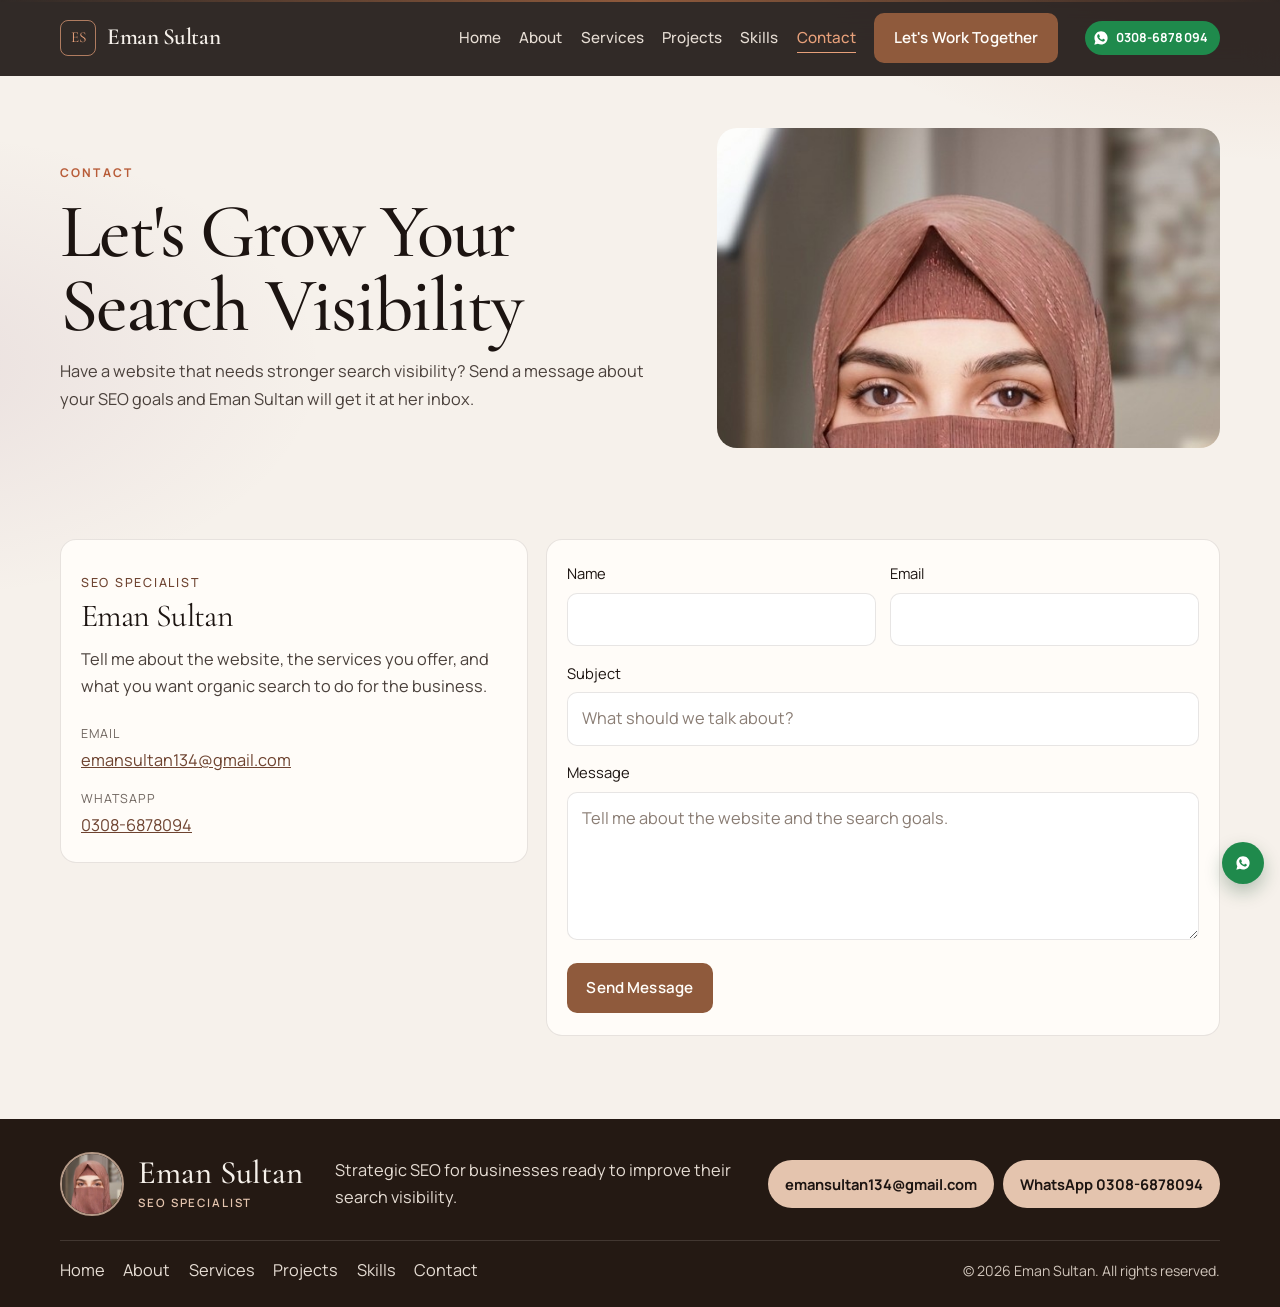
<file: contact.html>
<!DOCTYPE html>
<html lang="en">
<head>
  <meta charset="utf-8" />
  <meta name="viewport" content="width=device-width, initial-scale=1" />
  <title>Contact Eman Sultan | SEO Specialist</title>
  <meta name="description" content="Contact Eman Sultan, an SEO Specialist, about search visibility, keyword research, local SEO, and technical SEO." />
  <meta name="author" content="Eman Sultan" />
  <meta name="robots" content="index, follow" />
  <meta name="theme-color" content="#f6f1eb" />
  <link rel="canonical" href="https://your-domain.com/contact.html" />
  <meta property="og:type" content="website" />
  <meta property="og:title" content="Contact Eman Sultan | SEO Specialist" />
  <meta property="og:description" content="Send Eman Sultan a message about your website and SEO goals." />
  <meta property="og:url" content="https://your-domain.com/contact.html" />
  <link rel="icon" href="assets/favicon.svg" type="image/svg+xml" />
  <link rel="preconnect" href="https://fonts.googleapis.com" />
  <link rel="preconnect" href="https://fonts.gstatic.com" crossorigin />
  <link href="https://fonts.googleapis.com/css2?family=Cormorant+Garamond:ital,wght@0,500;0,600;1,500;1,600&family=Manrope:wght@400;500;600;700&display=swap" rel="stylesheet" />
  <link rel="stylesheet" href="css/styles.css" />
</head>
<body>
  <a class="skip-link" href="#main">Skip to content</a>
  <header class="site-header">
    <div class="container header-inner">
      <a class="logo" href="index.html" aria-label="Eman Sultan, home">
        <span class="logo-mark" aria-hidden="true">ES</span>
        <span class="logo-name">Eman Sultan</span>
      </a>
      <a class="wa-header" href="https://wa.me/923086878094?text=Hi%20Eman%2C%20I%20would%20like%20to%20talk%20about%20SEO." target="_blank" rel="noopener noreferrer" aria-label="WhatsApp Eman Sultan on 0308-6878094">
        <svg viewBox="0 0 24 24" width="16" height="16" aria-hidden="true"><path fill="currentColor" d="M12.04 2C6.58 2 2.15 6.4 2.15 11.83c0 1.74.46 3.44 1.34 4.94L2 22l5.39-1.4a10 10 0 0 0 4.65 1.18h.01c5.46 0 9.89-4.4 9.89-9.83C21.94 6.4 17.5 2 12.04 2zm5.76 13.9c-.24.68-1.4 1.3-1.94 1.38-.5.08-1.12.11-1.81-.11-.42-.14-.95-.31-1.64-.61-2.88-1.24-4.76-4.14-4.9-4.33-.14-.2-1.16-1.54-1.16-2.94s.73-2.08 1-2.37c.24-.28.64-.41 1.02-.41.12 0 .23 0 .33.01.3.01.44.03.64.49.24.58.82 2 .89 2.15.07.14.12.32.02.51-.1.2-.14.32-.28.49-.14.17-.3.38-.42.51-.14.14-.28.29-.12.56.16.28.72 1.18 1.54 1.91 1.06.94 1.95 1.24 2.23 1.38.28.14.44.12.6-.07.17-.2.7-.81.88-1.09.19-.28.37-.23.62-.14.26.1 1.62.76 1.9.9.28.14.46.2.53.32.07.12.07.68-.17 1.36z"/></svg>
        <span>0308-6878094</span>
      </a>
      <button class="nav-toggle" type="button" aria-expanded="false" aria-controls="primary-nav" aria-label="Open menu">
        <span class="nav-toggle-box" aria-hidden="true"><span></span><span></span><span></span></span>
      </button>
      <nav class="primary-nav" id="primary-nav" aria-label="Primary">
        <ul class="nav-list">
          <li><a href="index.html#home">Home</a></li>
          <li><a href="index.html#about">About</a></li>
          <li><a href="index.html#services">Services</a></li>
          <li><a href="projects.html">Projects</a></li>
          <li><a href="index.html#skills">Skills</a></li>
          <li><a href="contact.html" aria-current="page">Contact</a></li>
          <li class="nav-cta"><a class="btn btn-primary" href="#contact-form">Let's Work Together</a></li>
        </ul>
      </nav>
    </div>
  </header>
  <a class="wa-tab" href="https://wa.me/923086878094?text=Hi%20Eman%2C%20I%20would%20like%20to%20talk%20about%20SEO." target="_blank" rel="noopener noreferrer" aria-label="WhatsApp Eman Sultan on 0308-6878094">
    <svg viewBox="0 0 24 24" width="16" height="16" aria-hidden="true"><path fill="currentColor" d="M12.04 2C6.58 2 2.15 6.4 2.15 11.83c0 1.74.46 3.44 1.34 4.94L2 22l5.39-1.4a10 10 0 0 0 4.65 1.18h.01c5.46 0 9.89-4.4 9.89-9.83C21.94 6.4 17.5 2 12.04 2zm5.76 13.9c-.24.68-1.4 1.3-1.94 1.38-.5.08-1.12.11-1.81-.11-.42-.14-.95-.31-1.64-.61-2.88-1.24-4.76-4.14-4.9-4.33-.14-.2-1.16-1.54-1.16-2.94s.73-2.08 1-2.37c.24-.28.64-.41 1.02-.41.12 0 .23 0 .33.01.3.01.44.03.64.49.24.58.82 2 .89 2.15.07.14.12.32.02.51-.1.2-.14.32-.28.49-.14.17-.3.38-.42.51-.14.14-.28.29-.12.56.16.28.72 1.18 1.54 1.91 1.06.94 1.95 1.24 2.23 1.38.28.14.44.12.6-.07.17-.2.7-.81.88-1.09.19-.28.37-.23.62-.14.26.1 1.62.76 1.9.9.28.14.46.2.53.32.07.12.07.68-.17 1.36z"/></svg>
  </a>

  <main id="main" tabindex="-1">
    <section class="page-hero" aria-labelledby="contact-title">
      <div class="container hero-split">
        <div>
          <p class="kicker">Contact</p>
          <h1 id="contact-title">Let's Grow Your Search Visibility</h1>
          <p class="lede">Have a website that needs stronger search visibility? Send a message about your SEO goals and Eman Sultan will get it at her inbox.</p>
        </div>
        <figure class="section-photo frame-photo contact-hero-photo">
          <img src="assets/eman-portrait.jpg" width="900" height="1200" alt="Portrait of Eman Sultan, SEO Specialist" />
        </figure>
      </div>
    </section>

    <section class="section" aria-label="Contact form">
      <div class="container">
        <div class="contact-grid">
          <aside class="contact-card">
            <p class="contact-role">SEO Specialist</p>
            <h2 class="contact-name">Eman Sultan</h2>
            <p>Tell me about the website, the services you offer, and what you want organic search to do for the business.</p>
            <ul class="contact-links">
              <li>
                <span class="contact-label">Email</span>
                <a class="contact-value" href="mailto:emansultan134@gmail.com">emansultan134@gmail.com</a>
              </li>
              <li>
                <span class="contact-label">WhatsApp</span>
                <a class="contact-value" href="https://wa.me/923086878094" target="_blank" rel="noopener noreferrer">0308-6878094</a>
              </li>
            </ul>
          </aside>

          <form class="contact-card" id="contact-form" action="https://formsubmit.co/emansultan134@gmail.com" method="POST">
            <div id="form-success" class="form-success" hidden tabindex="-1" role="status"></div>
            <input type="text" name="_honey" class="visually-hidden" tabindex="-1" autocomplete="off" aria-hidden="true" />
            <div class="form-row">
              <div class="field">
                <label for="name">Name</label>
                <input id="name" name="name" type="text" autocomplete="name" required maxlength="120" />
                <p class="form-error" id="name-error"></p>
              </div>
              <div class="field">
                <label for="email">Email</label>
                <input id="email" name="email" type="email" autocomplete="email" required maxlength="160" />
                <p class="form-error" id="email-error"></p>
              </div>
            </div>
            <div class="field">
              <label for="subject">Subject</label>
              <input id="subject" name="subject" type="text" required maxlength="160" placeholder="What should we talk about?" />
              <p class="form-error" id="subject-error"></p>
            </div>
            <div class="field">
              <label for="message">Message</label>
              <textarea id="message" name="message" required maxlength="2000" placeholder="Tell me about the website and the search goals."></textarea>
              <p class="form-error" id="message-error"></p>
            </div>
            <button class="btn btn-primary" type="submit">Send Message</button>
          </form>
        </div>
      </div>
    </section>
  </main>

  <footer class="site-footer">
    <div class="container">
      <div class="footer-panel">
        <div class="footer-brand">
          <img class="footer-avatar" src="assets/eman-portrait.jpg" width="72" height="72" alt="" />
          <div>
            <p class="footer-name">Eman Sultan</p>
            <p class="footer-role">SEO Specialist</p>
          </div>
        </div>
        <p class="footer-desc">Strategic SEO for businesses ready to improve their search visibility.</p>
        <div class="footer-actions">
          <a class="footer-mail" href="mailto:emansultan134@gmail.com">emansultan134@gmail.com</a>
          <a class="footer-mail" href="https://wa.me/923086878094" target="_blank" rel="noopener noreferrer">WhatsApp 0308-6878094</a>
        </div>
      </div>
      <div class="footer-bar">
        <nav class="footer-nav" aria-label="Footer">
          <ul>
            <li><a href="index.html#home">Home</a></li>
            <li><a href="index.html#about">About</a></li>
            <li><a href="index.html#services">Services</a></li>
            <li><a href="projects.html">Projects</a></li>
            <li><a href="index.html#skills">Skills</a></li>
            <li><a href="contact.html">Contact</a></li>
          </ul>
        </nav>
        <p class="copyright">© 2026 Eman Sultan. All rights reserved.</p>
      </div>
    </div>
  </footer>
  <a class="wa-float" href="https://wa.me/923086878094?text=Hi%20Eman%2C%20I%20would%20like%20to%20talk%20about%20SEO." target="_blank" rel="noopener noreferrer" aria-label="WhatsApp Eman Sultan on 0308-6878094">
    <svg viewBox="0 0 24 24" width="16" height="16" aria-hidden="true"><path fill="currentColor" d="M12.04 2C6.58 2 2.15 6.4 2.15 11.83c0 1.74.46 3.44 1.34 4.94L2 22l5.39-1.4a10 10 0 0 0 4.65 1.18h.01c5.46 0 9.89-4.4 9.89-9.83C21.94 6.4 17.5 2 12.04 2zm5.76 13.9c-.24.68-1.4 1.3-1.94 1.38-.5.08-1.12.11-1.81-.11-.42-.14-.95-.31-1.64-.61-2.88-1.24-4.76-4.14-4.9-4.33-.14-.2-1.16-1.54-1.16-2.94s.73-2.08 1-2.37c.24-.28.64-.41 1.02-.41.12 0 .23 0 .33.01.3.01.44.03.64.49.24.58.82 2 .89 2.15.07.14.12.32.02.51-.1.2-.14.32-.28.49-.14.17-.3.38-.42.51-.14.14-.28.29-.12.56.16.28.72 1.18 1.54 1.91 1.06.94 1.95 1.24 2.23 1.38.28.14.44.12.6-.07.17-.2.7-.81.88-1.09.19-.28.37-.23.62-.14.26.1 1.62.76 1.9.9.28.14.46.2.53.32.07.12.07.68-.17 1.36z"/></svg>
    <span>WhatsApp</span>
  </a>
  <script src="js/main.js"></script>
</body>
</html>
</file>
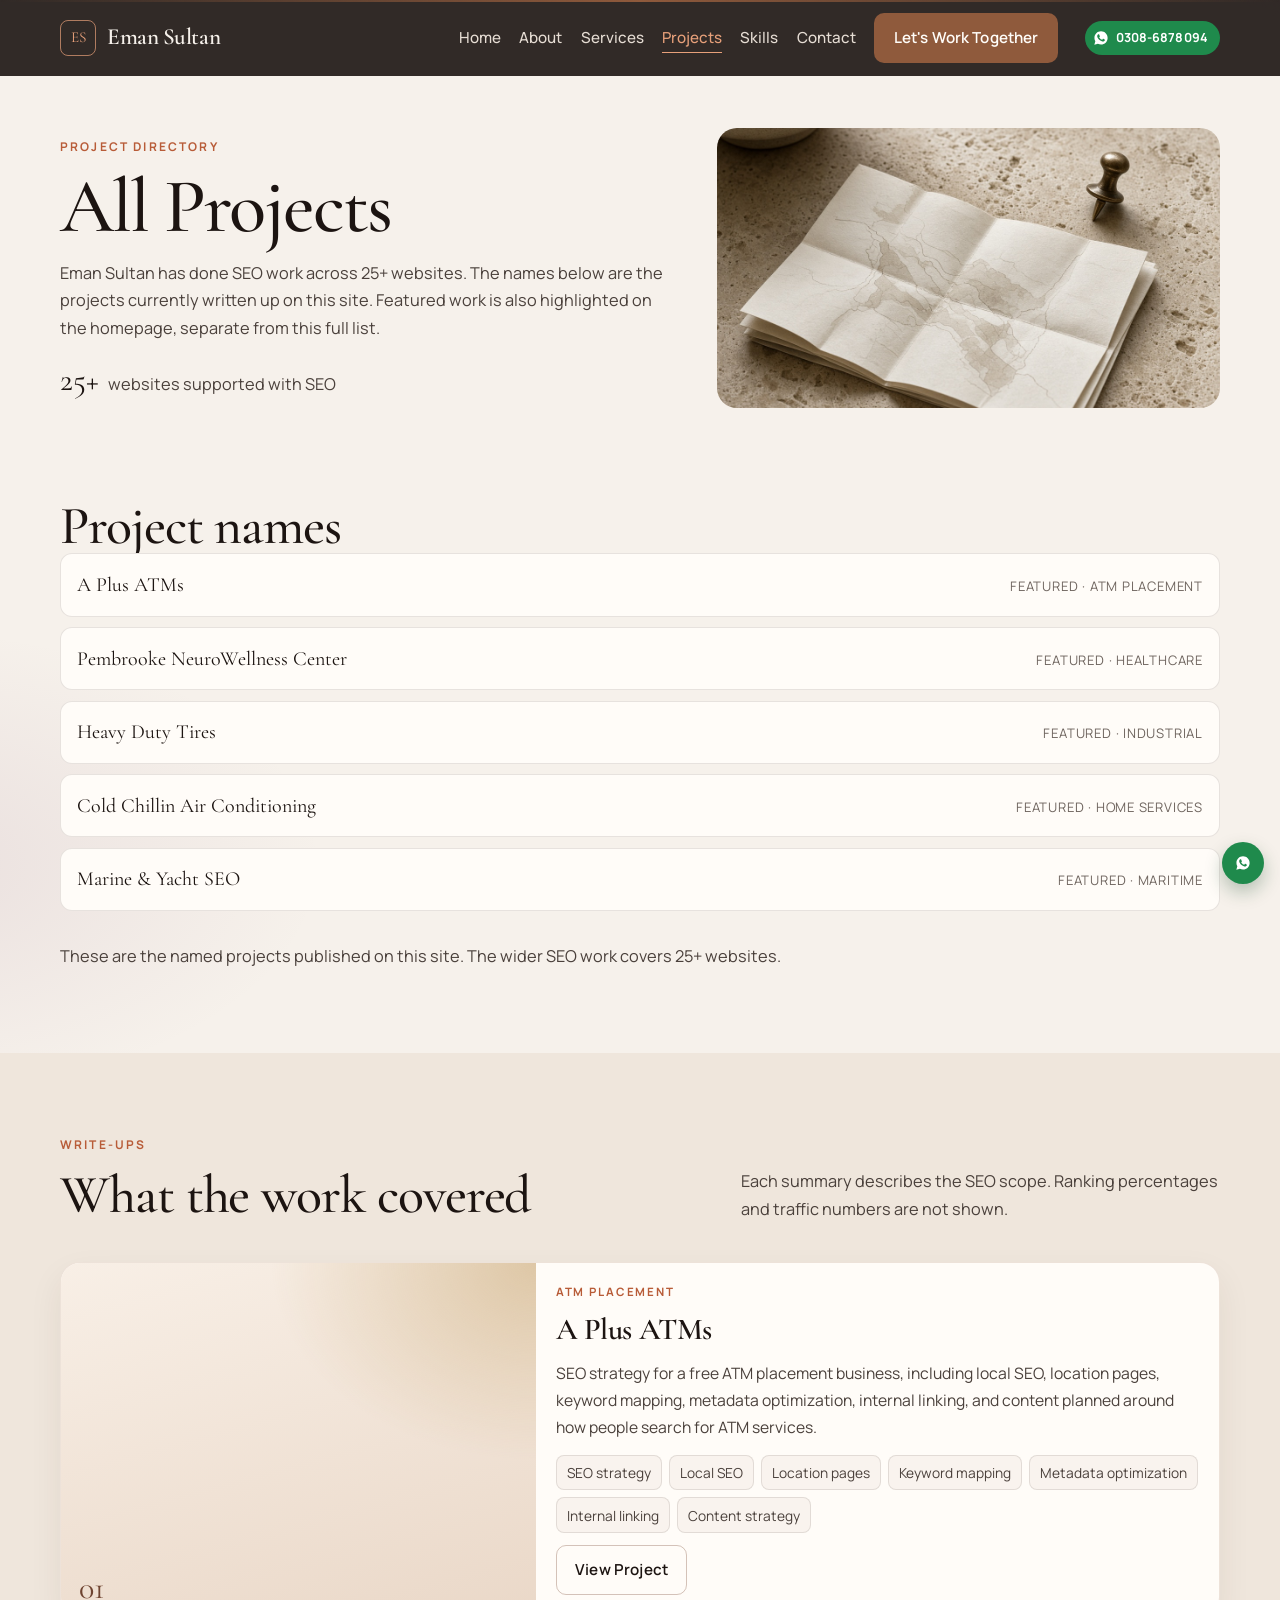
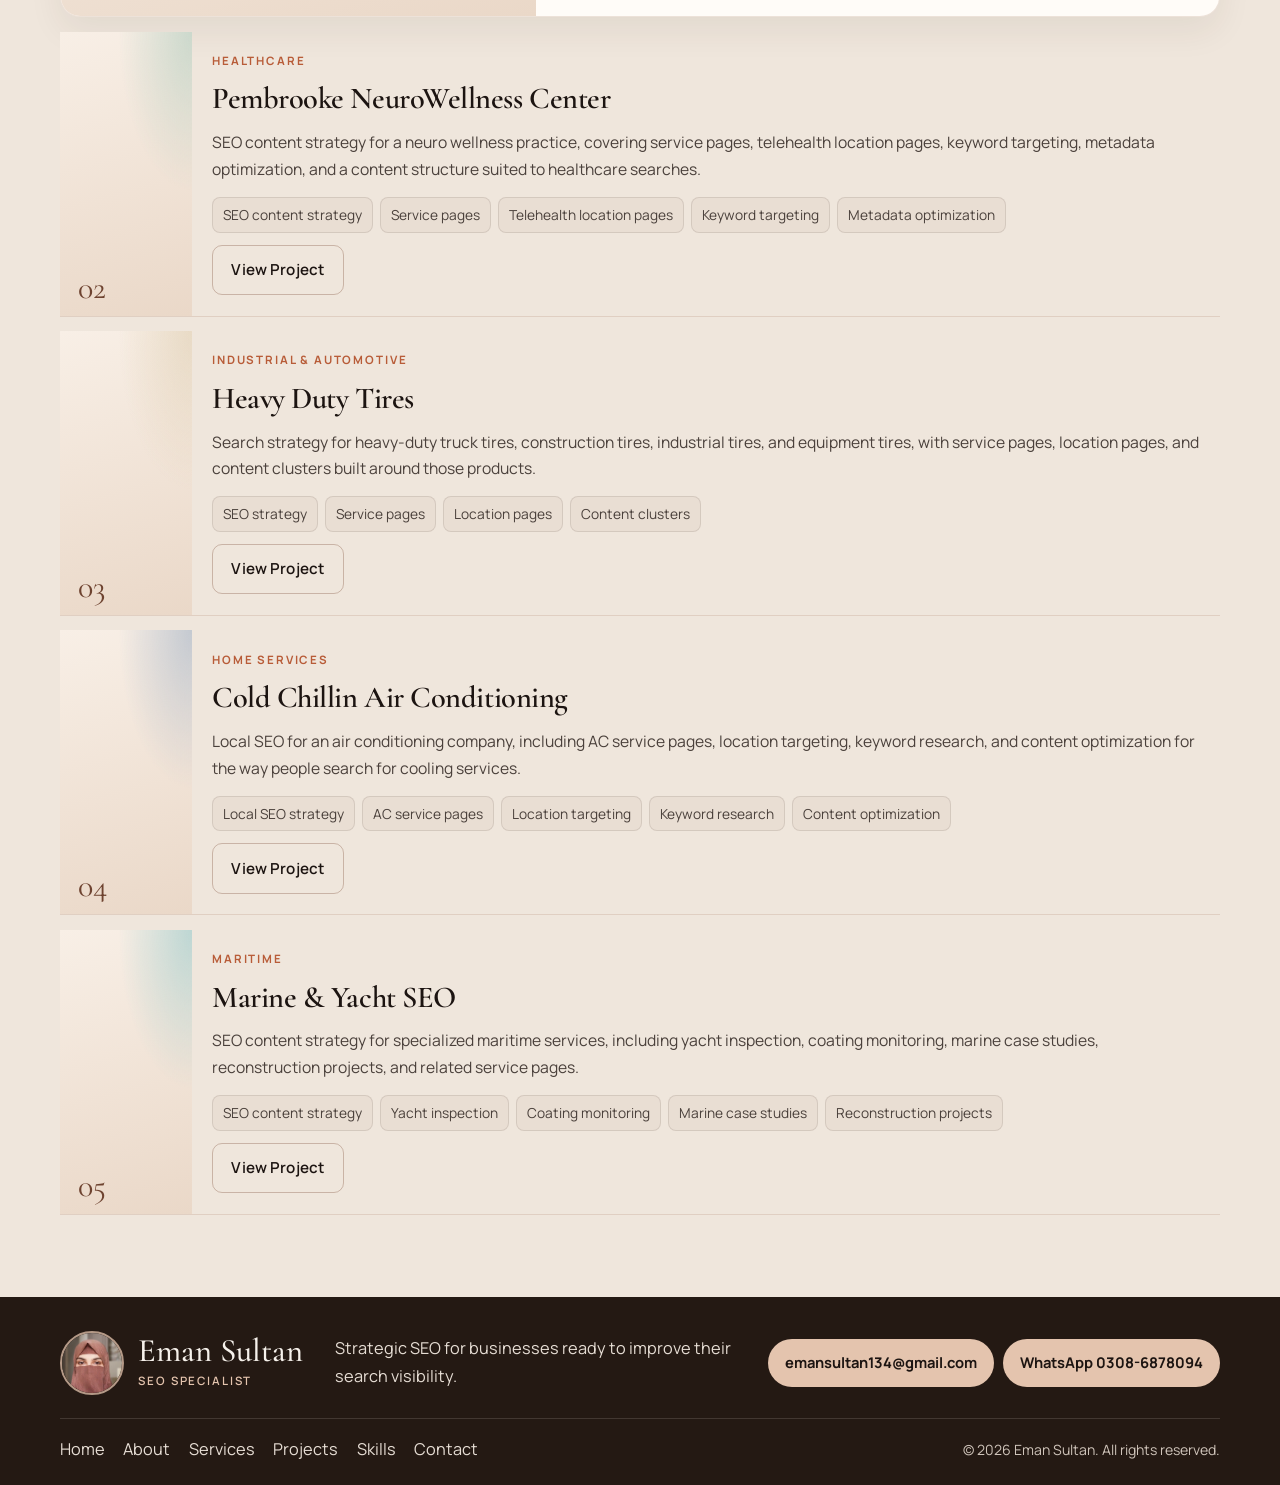
<file: projects.html>
<!DOCTYPE html>
<html lang="en">
<head>
  <meta charset="utf-8" />
  <meta name="viewport" content="width=device-width, initial-scale=1" />
  <title>Projects | Eman Sultan, SEO Specialist</title>
  <meta name="description" content="SEO projects by Eman Sultan, including featured website work across local services, healthcare, industrial, home services, and maritime. The wider body of work covers 25+ websites." />
  <meta name="author" content="Eman Sultan" />
  <meta name="robots" content="index, follow" />
  <meta name="theme-color" content="#f6f1eb" />
  <!-- Replace the placeholder domain with the live website URL -->
  <link rel="canonical" href="https://your-domain.com/projects.html" />
  <meta property="og:type" content="website" />
  <meta property="og:title" content="Projects | Eman Sultan, SEO Specialist" />
  <meta property="og:description" content="Named SEO projects by Eman Sultan. Featured work is also highlighted on the homepage. The wider body of work covers 25+ websites." />
  <meta property="og:url" content="https://your-domain.com/projects.html" />
  <link rel="icon" href="assets/favicon.svg" type="image/svg+xml" />
  <link rel="preconnect" href="https://fonts.googleapis.com" />
  <link rel="preconnect" href="https://fonts.gstatic.com" crossorigin />
  <link href="https://fonts.googleapis.com/css2?family=Cormorant+Garamond:ital,wght@0,500;0,600;1,500;1,600&family=Manrope:wght@400;500;600;700&display=swap" rel="stylesheet" />
  <link rel="stylesheet" href="css/styles.css" />
</head>
<body>
  <a class="skip-link" href="#main">Skip to content</a>
  <header class="site-header">
    <div class="container header-inner">
      <a class="logo" href="index.html" aria-label="Eman Sultan, home">
        <span class="logo-mark" aria-hidden="true">ES</span>
        <span class="logo-name">Eman Sultan</span>
      </a>
      <a class="wa-header" href="https://wa.me/923086878094?text=Hi%20Eman%2C%20I%20would%20like%20to%20talk%20about%20SEO." target="_blank" rel="noopener noreferrer" aria-label="WhatsApp Eman Sultan on 0308-6878094">
        <svg viewBox="0 0 24 24" width="16" height="16" aria-hidden="true"><path fill="currentColor" d="M12.04 2C6.58 2 2.15 6.4 2.15 11.83c0 1.74.46 3.44 1.34 4.94L2 22l5.39-1.4a10 10 0 0 0 4.65 1.18h.01c5.46 0 9.89-4.4 9.89-9.83C21.94 6.4 17.5 2 12.04 2zm5.76 13.9c-.24.68-1.4 1.3-1.94 1.38-.5.08-1.12.11-1.81-.11-.42-.14-.95-.31-1.64-.61-2.88-1.24-4.76-4.14-4.9-4.33-.14-.2-1.16-1.54-1.16-2.94s.73-2.08 1-2.37c.24-.28.64-.41 1.02-.41.12 0 .23 0 .33.01.3.01.44.03.64.49.24.58.82 2 .89 2.15.07.14.12.32.02.51-.1.2-.14.32-.28.49-.14.17-.3.38-.42.51-.14.14-.28.29-.12.56.16.28.72 1.18 1.54 1.91 1.06.94 1.95 1.24 2.23 1.38.28.14.44.12.6-.07.17-.2.7-.81.88-1.09.19-.28.37-.23.62-.14.26.1 1.62.76 1.9.9.28.14.46.2.53.32.07.12.07.68-.17 1.36z"/></svg>
        <span>0308-6878094</span>
      </a>
      <button class="nav-toggle" type="button" aria-expanded="false" aria-controls="primary-nav" aria-label="Open menu">
        <span class="nav-toggle-box" aria-hidden="true"><span></span><span></span><span></span></span>
      </button>
      <nav class="primary-nav" id="primary-nav" aria-label="Primary">
        <ul class="nav-list">
          <li><a href="index.html#home">Home</a></li>
          <li><a href="index.html#about">About</a></li>
          <li><a href="index.html#services">Services</a></li>
          <li><a href="projects.html" aria-current="page">Projects</a></li>
          <li><a href="index.html#skills">Skills</a></li>
          <li><a href="contact.html">Contact</a></li>
          <li class="nav-cta"><a class="btn btn-primary" href="contact.html">Let's Work Together</a></li>
        </ul>
      </nav>
    </div>
  </header>
  <a class="wa-tab" href="https://wa.me/923086878094?text=Hi%20Eman%2C%20I%20would%20like%20to%20talk%20about%20SEO." target="_blank" rel="noopener noreferrer" aria-label="WhatsApp Eman Sultan on 0308-6878094">
    <svg viewBox="0 0 24 24" width="16" height="16" aria-hidden="true"><path fill="currentColor" d="M12.04 2C6.58 2 2.15 6.4 2.15 11.83c0 1.74.46 3.44 1.34 4.94L2 22l5.39-1.4a10 10 0 0 0 4.65 1.18h.01c5.46 0 9.89-4.4 9.89-9.83C21.94 6.4 17.5 2 12.04 2zm5.76 13.9c-.24.68-1.4 1.3-1.94 1.38-.5.08-1.12.11-1.81-.11-.42-.14-.95-.31-1.64-.61-2.88-1.24-4.76-4.14-4.9-4.33-.14-.2-1.16-1.54-1.16-2.94s.73-2.08 1-2.37c.24-.28.64-.41 1.02-.41.12 0 .23 0 .33.01.3.01.44.03.64.49.24.58.82 2 .89 2.15.07.14.12.32.02.51-.1.2-.14.32-.28.49-.14.17-.3.38-.42.51-.14.14-.28.29-.12.56.16.28.72 1.18 1.54 1.91 1.06.94 1.95 1.24 2.23 1.38.28.14.44.12.6-.07.17-.2.7-.81.88-1.09.19-.28.37-.23.62-.14.26.1 1.62.76 1.9.9.28.14.46.2.53.32.07.12.07.68-.17 1.36z"/></svg>
  </a>

  <main id="main" tabindex="-1">
    <section class="page-hero" aria-labelledby="projects-title">
      <div class="container hero-split">
        <div>
          <p class="kicker">Project directory</p>
          <h1 id="projects-title">All Projects</h1>
          <p class="lede">Eman Sultan has done SEO work across 25+ websites. The names below are the projects currently written up on this site. Featured work is also highlighted on the homepage, separate from this full list.</p>
          <p class="stat-line"><strong>25+</strong> <span>websites supported with SEO</span></p>
        </div>
        <figure class="section-photo frame-photo">
          <img src="assets/local-map.jpg" width="900" height="675" alt="A folded map with a bronze pin, suggesting local search coverage" />
        </figure>
      </div>
    </section>

    <section class="section" aria-labelledby="directory-title">
      <div class="container">
        <h2 id="directory-title">Project names</h2>
        <ul class="directory">
          <li><a href="#a-plus-atms">A Plus ATMs</a><span>Featured · ATM placement</span></li>
          <li><a href="#pembrooke">Pembrooke NeuroWellness Center</a><span>Featured · Healthcare</span></li>
          <li><a href="#heavy-duty-tires">Heavy Duty Tires</a><span>Featured · Industrial</span></li>
          <li><a href="#cold-chillin">Cold Chillin Air Conditioning</a><span>Featured · Home services</span></li>
          <li><a href="#marine-yacht">Marine &amp; Yacht SEO</a><span>Featured · Maritime</span></li>
        </ul>
        <p class="dek">These are the named projects published on this site. The wider SEO work covers 25+ websites.</p>
      </div>
    </section>

    <section class="section section-alt" aria-labelledby="writeups-title">
      <div class="container">
        <div class="section-head">
          <p class="kicker">Write-ups</p>
          <div class="section-head-row">
            <h2 id="writeups-title">What the work covered</h2>
            <p class="dek">Each summary describes the SEO scope. Ranking percentages and traffic numbers are not shown.</p>
          </div>
        </div>
        <div class="project-grid">
          <article class="project-card is-feature" id="a-plus-atms" data-tone="gold">
            <div class="project-art" aria-hidden="true"><span class="project-index">01</span></div>
            <div class="project-body">
              <p class="project-industry">ATM Placement</p>
              <h3 class="project-title">A Plus ATMs</h3>
              <p class="project-copy">SEO strategy for a free ATM placement business, including local SEO, location pages, keyword mapping, metadata optimization, internal linking, and content planned around how people search for ATM services.</p>
              <ul class="tag-list">
                <li>SEO strategy</li><li>Local SEO</li><li>Location pages</li><li>Keyword mapping</li><li>Metadata optimization</li><li>Internal linking</li><li>Content strategy</li>
              </ul>
              <button class="btn btn-secondary view-project" type="button">View Project<span class="visually-hidden">: A Plus ATMs</span></button>
            </div>
          </article>
          <article class="project-card" id="pembrooke" data-tone="sage">
            <div class="project-art" aria-hidden="true"><span class="project-index">02</span></div>
            <div class="project-body">
              <p class="project-industry">Healthcare</p>
              <h3 class="project-title">Pembrooke NeuroWellness Center</h3>
              <p class="project-copy">SEO content strategy for a neuro wellness practice, covering service pages, telehealth location pages, keyword targeting, metadata optimization, and a content structure suited to healthcare searches.</p>
              <ul class="tag-list">
                <li>SEO content strategy</li><li>Service pages</li><li>Telehealth location pages</li><li>Keyword targeting</li><li>Metadata optimization</li>
              </ul>
              <button class="btn btn-secondary view-project" type="button">View Project<span class="visually-hidden">: Pembrooke NeuroWellness Center</span></button>
            </div>
          </article>
          <article class="project-card" id="heavy-duty-tires" data-tone="sand">
            <div class="project-art" aria-hidden="true"><span class="project-index">03</span></div>
            <div class="project-body">
              <p class="project-industry">Industrial &amp; Automotive</p>
              <h3 class="project-title">Heavy Duty Tires</h3>
              <p class="project-copy">Search strategy for heavy-duty truck tires, construction tires, industrial tires, and equipment tires, with service pages, location pages, and content clusters built around those products.</p>
              <ul class="tag-list">
                <li>SEO strategy</li><li>Service pages</li><li>Location pages</li><li>Content clusters</li>
              </ul>
              <button class="btn btn-secondary view-project" type="button">View Project<span class="visually-hidden">: Heavy Duty Tires</span></button>
            </div>
          </article>
          <article class="project-card" id="cold-chillin" data-tone="mist">
            <div class="project-art" aria-hidden="true"><span class="project-index">04</span></div>
            <div class="project-body">
              <p class="project-industry">Home Services</p>
              <h3 class="project-title">Cold Chillin Air Conditioning</h3>
              <p class="project-copy">Local SEO for an air conditioning company, including AC service pages, location targeting, keyword research, and content optimization for the way people search for cooling services.</p>
              <ul class="tag-list">
                <li>Local SEO strategy</li><li>AC service pages</li><li>Location targeting</li><li>Keyword research</li><li>Content optimization</li>
              </ul>
              <button class="btn btn-secondary view-project" type="button">View Project<span class="visually-hidden">: Cold Chillin Air Conditioning</span></button>
            </div>
          </article>
          <article class="project-card" id="marine-yacht" data-tone="sea">
            <div class="project-art" aria-hidden="true"><span class="project-index">05</span></div>
            <div class="project-body">
              <p class="project-industry">Maritime</p>
              <h3 class="project-title">Marine &amp; Yacht SEO</h3>
              <p class="project-copy">SEO content strategy for specialized maritime services, including yacht inspection, coating monitoring, marine case studies, reconstruction projects, and related service pages.</p>
              <ul class="tag-list">
                <li>SEO content strategy</li><li>Yacht inspection</li><li>Coating monitoring</li><li>Marine case studies</li><li>Reconstruction projects</li>
              </ul>
              <button class="btn btn-secondary view-project" type="button">View Project<span class="visually-hidden">: Marine and Yacht SEO</span></button>
            </div>
          </article>
        </div>
      </div>
    </section>
  </main>

  <footer class="site-footer">
    <div class="container">
      <div class="footer-panel">
        <div class="footer-brand">
          <img class="footer-avatar" src="assets/eman-portrait.jpg" width="72" height="72" alt="" />
          <div>
            <p class="footer-name">Eman Sultan</p>
            <p class="footer-role">SEO Specialist</p>
          </div>
        </div>
        <p class="footer-desc">Strategic SEO for businesses ready to improve their search visibility.</p>
        <div class="footer-actions">
          <a class="footer-mail" href="mailto:emansultan134@gmail.com">emansultan134@gmail.com</a>
          <a class="footer-mail" href="https://wa.me/923086878094" target="_blank" rel="noopener noreferrer">WhatsApp 0308-6878094</a>
        </div>
      </div>
      <div class="footer-bar">
        <nav class="footer-nav" aria-label="Footer">
          <ul>
            <li><a href="index.html#home">Home</a></li>
            <li><a href="index.html#about">About</a></li>
            <li><a href="index.html#services">Services</a></li>
            <li><a href="projects.html">Projects</a></li>
            <li><a href="index.html#skills">Skills</a></li>
            <li><a href="contact.html">Contact</a></li>
          </ul>
        </nav>
        <p class="copyright">© 2026 Eman Sultan. All rights reserved.</p>
      </div>
    </div>
  </footer>
  <a class="wa-float" href="https://wa.me/923086878094?text=Hi%20Eman%2C%20I%20would%20like%20to%20talk%20about%20SEO." target="_blank" rel="noopener noreferrer" aria-label="WhatsApp Eman Sultan on 0308-6878094">
    <svg viewBox="0 0 24 24" width="16" height="16" aria-hidden="true"><path fill="currentColor" d="M12.04 2C6.58 2 2.15 6.4 2.15 11.83c0 1.74.46 3.44 1.34 4.94L2 22l5.39-1.4a10 10 0 0 0 4.65 1.18h.01c5.46 0 9.89-4.4 9.89-9.83C21.94 6.4 17.5 2 12.04 2zm5.76 13.9c-.24.68-1.4 1.3-1.94 1.38-.5.08-1.12.11-1.81-.11-.42-.14-.95-.31-1.64-.61-2.88-1.24-4.76-4.14-4.9-4.33-.14-.2-1.16-1.54-1.16-2.94s.73-2.08 1-2.37c.24-.28.64-.41 1.02-.41.12 0 .23 0 .33.01.3.01.44.03.64.49.24.58.82 2 .89 2.15.07.14.12.32.02.51-.1.2-.14.32-.28.49-.14.17-.3.38-.42.51-.14.14-.28.29-.12.56.16.28.72 1.18 1.54 1.91 1.06.94 1.95 1.24 2.23 1.38.28.14.44.12.6-.07.17-.2.7-.81.88-1.09.19-.28.37-.23.62-.14.26.1 1.62.76 1.9.9.28.14.46.2.53.32.07.12.07.68-.17 1.36z"/></svg>
    <span>WhatsApp</span>
  </a>

  <dialog id="project-dialog" aria-labelledby="dialog-title">
    <div class="dialog-top">
      <p class="kicker" id="dialog-industry"></p>
      <button class="dialog-close" type="button" aria-label="Close project details">
        <svg viewBox="0 0 24 24" fill="none" stroke="currentColor" stroke-width="1.6" stroke-linecap="round" aria-hidden="true"><path d="M6 6l12 12M18 6 6 18"/></svg>
      </button>
    </div>
    <h2 id="dialog-title"></h2>
    <p id="dialog-summary"></p>
    <h3 class="dialog-label">SEO services included</h3>
    <ul class="dialog-services" id="dialog-services"></ul>
    <a class="btn btn-secondary" id="dialog-visit" hidden>Visit website</a>
  </dialog>
  <script src="js/main.js"></script>
</body>
</html>
</file>
<file: css/styles.css>
:root {
  --bg: #f6f1eb;
  --bg-alt: #efe6dc;
  --bg-card: #fffcf8;
  --bg-card-hover: #fff;
  --bg-input: #fff;
  --line: rgba(62, 42, 34, 0.12);
  --line-strong: rgba(122, 74, 52, 0.32);
  --gold: #8f5a3c;
  --gold-2: #6e4330;
  --gold-deep: #5c3828;
  --ink: #1c1411;
  --on-accent: #fffdf9;
  --sage: #6e7d72;
  --text: #1c1411;
  --body: #4a403b;
  --muted: #6f655f;
  --danger: #9a3d32;
  --serif: "Cormorant Garamond", Georgia, "Times New Roman", serif;
  --sans: "Manrope", "Segoe UI", sans-serif;
  --shadow: 0 18px 44px rgba(62, 36, 24, 0.1);
  --header: 76px;
  --container: 1160px;
  --radius: 16px;
  color-scheme: light;
}

*,
*::before,
*::after { box-sizing: border-box; }

html { scroll-behavior: smooth; }

body {
  margin: 0;
  font-family: var(--sans);
  font-size: 1.02rem;
  line-height: 1.7;
  color: var(--body);
  background:
    radial-gradient(920px 460px at 100% -8%, rgba(184, 92, 56, 0.16), transparent 58%),
    radial-gradient(760px 420px at -8% 28%, rgba(146, 98, 128, 0.12), transparent 56%),
    var(--bg);
  text-rendering: optimizeLegibility;
  -webkit-font-smoothing: antialiased;
}

img, svg { max-width: 100%; }

button, input, select, textarea { font: inherit; color: inherit; }

button { cursor: pointer; }

button:disabled { cursor: wait; opacity: 0.7; }

a { color: inherit; }

p, h1, h2, h3, h4, ul, ol, figure { margin: 0; }

ul, ol { padding: 0; }

::selection { background: var(--gold); color: var(--on-accent); }

:focus:not(:focus-visible) { outline: none; }

:focus-visible {
  outline: 2px solid var(--gold-2);
  outline-offset: 3px;
}

[tabindex="-1"]:focus { outline: none; }

.skip-link {
  position: absolute;
  left: 1rem;
  top: 0;
  z-index: 80;
  transform: translateY(-140%);
  background: var(--gold);
  color: var(--on-accent);
  text-decoration: none;
  font-weight: 600;
  padding: 0.6rem 0.9rem;
  border-radius: 8px;
}

.skip-link:focus { transform: none; top: 0.75rem; }

.container {
  width: min(var(--container), calc(100% - 2.5rem));
  margin-inline: auto;
}

.visually-hidden {
  position: absolute;
  width: 1px;
  height: 1px;
  padding: 0;
  margin: -1px;
  overflow: hidden;
  clip: rect(0, 0, 0, 0);
  white-space: nowrap;
  border: 0;
}

.site-header {
  position: sticky;
  top: 0;
  z-index: 40;
  min-height: var(--header);
  background: transparent;
  border-bottom: 1px solid transparent;
}

.site-header::before {
  content: "";
  position: absolute;
  inset: 0 0 auto;
  z-index: 1;
  height: 2px;
  background: linear-gradient(90deg, transparent, var(--gold), transparent);
  pointer-events: none;
}

.site-header::after {
  content: "";
  position: absolute;
  inset: 0;
  z-index: -1;
  background: rgba(22, 14, 12, 0.88);
  backdrop-filter: blur(16px);
  pointer-events: none;
}

html.nav-open { overflow: hidden; }

.site-header.is-stuck { border-bottom-color: var(--line); }

.header-inner {
  position: relative;
  display: flex;
  align-items: center;
  justify-content: space-between;
  gap: 1rem;
  min-height: var(--header);
}

.logo {
  display: inline-flex;
  align-items: center;
  gap: 0.7rem;
  text-decoration: none;
  color: #f6f1eb;
}

.logo-mark {
  width: 36px;
  height: 36px;
  display: grid;
  place-items: center;
  border: 1px solid rgba(231, 160, 122, 0.7);
  border-radius: 8px;
  color: #e7a07a;
  font-family: var(--serif);
  font-size: 0.95rem;
}

.logo-name {
  font-family: var(--serif);
  font-size: 1.45rem;
  font-weight: 600;
  letter-spacing: -0.02em;
}

.nav-toggle {
  display: none;
  align-items: center;
  justify-content: center;
  width: 44px;
  height: 44px;
  border: 1px solid rgba(246, 241, 235, 0.22);
  border-radius: 10px;
  background: transparent;
  color: #f6f1eb;
}

.nav-toggle-box {
  position: relative;
  width: 18px;
  height: 12px;
}

.nav-toggle-box span {
  position: absolute;
  left: 0;
  width: 18px;
  height: 1.5px;
  background: currentColor;
  transition: transform 0.2s ease, opacity 0.2s ease, top 0.2s ease;
}

.nav-toggle-box span:nth-child(1) { top: 0; }
.nav-toggle-box span:nth-child(2) { top: 5px; }
.nav-toggle-box span:nth-child(3) { top: 10px; }

.nav-toggle[aria-expanded="true"] .nav-toggle-box span:nth-child(1) {
  top: 5px;
  transform: rotate(45deg);
}

.nav-toggle[aria-expanded="true"] .nav-toggle-box span:nth-child(2) { opacity: 0; }

.nav-toggle[aria-expanded="true"] .nav-toggle-box span:nth-child(3) {
  top: 5px;
  transform: rotate(-45deg);
}

.nav-list {
  display: flex;
  align-items: center;
  gap: 1.15rem;
  list-style: none;
}

.nav-list a:not(.btn) {
  text-decoration: none;
  color: #e6ddd4;
  font-size: 0.95rem;
  font-weight: 500;
  transition: color 0.2s ease;
}

.nav-list a:not(.btn):hover,
.nav-list a:not(.btn)[aria-current="true"],
.nav-list a:not(.btn)[aria-current="page"] { color: #e7a07a; }

[hidden] { display: none !important; }

.btn {
  display: inline-flex;
  align-items: center;
  justify-content: center;
  min-height: 46px;
  padding: 0.7rem 1.15rem;
  border-radius: 10px;
  border: 1px solid transparent;
  text-decoration: none;
  font-size: 0.95rem;
  font-weight: 600;
  letter-spacing: 0.01em;
  transition: background-color 0.2s ease, color 0.2s ease, border-color 0.2s ease, box-shadow 0.2s ease;
}

.btn-primary {
  background: var(--gold);
  color: var(--on-accent);
}

.btn-primary:hover { background: #a56b4a; }

.btn-primary:active { background: #6e4330; }

.btn-secondary {
  background: transparent;
  color: var(--text);
  border-color: var(--line-strong);
}

.btn-secondary:hover {
  border-color: var(--gold-2);
  color: var(--gold-2);
  background: rgba(143, 90, 60, 0.08);
}

.text-link {
  color: var(--gold-2);
  text-underline-offset: 0.2em;
}

.text-link:hover { color: var(--text); }

.hero {
  position: relative;
  padding: 3.2rem 0 4.8rem;
  isolation: isolate;
}

.hero-bg {
  position: absolute;
  inset: 0;
  z-index: -1;
  overflow: hidden;
  background-color: #140e0c;
  background-image:
    linear-gradient(rgba(246, 241, 235, 0.045) 1px, transparent 1px),
    linear-gradient(90deg, rgba(246, 241, 235, 0.045) 1px, transparent 1px);
  background-size: 72px 72px;
}

.hero-bg::after {
  content: "";
  position: absolute;
  inset: -12%;
  background:
    radial-gradient(620px 420px at 14% 18%, rgba(184, 92, 56, 0.55), transparent 68%),
    radial-gradient(520px 380px at 86% 78%, rgba(122, 72, 108, 0.42), transparent 70%),
    radial-gradient(420px 300px at 72% 8%, rgba(212, 164, 96, 0.28), transparent 72%);
  animation: drift 18s ease-in-out infinite alternate;
}

.hero-bg::before {
  content: "";
  position: absolute;
  left: 0;
  right: 0;
  bottom: 0;
  height: 110px;
  z-index: 1;
  background: linear-gradient(transparent, #f4ebe4);
}

@keyframes drift {
  from { transform: translate3d(0, 0, 0); }
  to { transform: translate3d(2.2%, -1.6%, 0); }
}

.hero-grid {
  display: grid;
  gap: 2.6rem;
  align-items: center;
}

.kicker {
  margin: 0 0 0.75rem;
  color: #b85c38;
  font-size: 0.75rem;
  font-weight: 700;
  letter-spacing: 0.18em;
  text-transform: uppercase;
}

.kicker span {
  margin-right: 0.5rem;
  color: #8a3e28;
  font-family: var(--serif);
  font-size: 0.95rem;
  font-weight: 600;
  letter-spacing: 0;
  text-transform: none;
}

section[id],
article[id] { scroll-margin-top: calc(var(--header) + 0.65rem); }

.hero h1 {
  font-family: var(--serif);
  font-size: clamp(3.4rem, 7.4vw, 6.6rem);
  font-weight: 500;
  line-height: 0.94;
  letter-spacing: -0.025em;
  color: #f8f1ea;
}

.hero .kicker,
.hero .kicker span { color: #e7a07a; }

.hero .lede,
.hero .stat-line,
.hero .cred-list,
.hero .portrait figcaption { color: #e4d8ce; }

.hero .stat-line strong { color: #fffdf9; }

.hero .btn-secondary {
  color: #f6f1eb;
  border-color: rgba(246, 241, 235, 0.38);
}

.hero .btn-secondary:hover {
  border-color: #e7a07a;
  color: #fffdf9;
  background: rgba(231, 160, 122, 0.14);
}

.hero-lead {
  max-width: 16em;
  margin-top: 1.15rem;
  color: #f3e6da;
  font-size: clamp(1.35rem, 2.3vw, 1.9rem);
  font-weight: 500;
  line-height: 1.25;
  letter-spacing: -0.03em;
  text-wrap: balance;
}

.hero-lead em {
  font-family: var(--serif);
  font-style: italic;
  font-weight: 400;
  color: #e7a07a;
}

.lede {
  max-width: 40rem;
  margin-top: 1.1rem;
  color: var(--body);
}

.cta-row {
  display: flex;
  flex-wrap: wrap;
  gap: 0.75rem;
  margin-top: 1.6rem;
}

.cred-list {
  display: flex;
  flex-wrap: wrap;
  align-items: center;
  gap: 0.35rem 0;
  margin-top: 1.6rem;
  list-style: none;
  color: var(--muted);
  font-size: 0.82rem;
  letter-spacing: 0.03em;
}

.cred-list li { display: inline-flex; align-items: center; }

.cred-list li:not(:last-child)::after {
  content: "";
  width: 3px;
  height: 3px;
  margin: 0 0.7rem;
  border-radius: 50%;
  background: var(--gold);
}

.dashboard {
  width: min(100%, 520px);
  margin: 0 auto;
  padding: 1.2rem 1.2rem 1rem;
  border: 1px solid var(--line-strong);
  border-radius: var(--radius);
  background: var(--bg-card);
  box-shadow: var(--shadow);
}

.dash-top {
  display: flex;
  justify-content: space-between;
  align-items: flex-start;
  gap: 1rem;
}

.dash-kicker {
  color: var(--gold-2);
  font-size: 0.72rem;
  font-weight: 500;
  letter-spacing: 0.14em;
  text-transform: uppercase;
}

.dash-title {
  margin-top: 0.2rem;
  color: var(--text);
  font-family: var(--serif);
  font-size: 1.55rem;
  line-height: 1.15;
}

.dash-badge {
  display: inline-flex;
  align-items: center;
  gap: 0.4rem;
  margin: 0;
  padding: 0.32rem 0.55rem;
  border: 1px solid var(--line);
  border-radius: 8px;
  color: var(--muted);
  font-size: 0.72rem;
  letter-spacing: 0.08em;
  text-transform: uppercase;
  white-space: nowrap;
}

.dot {
  width: 6px;
  height: 6px;
  border-radius: 50%;
  background: var(--sage);
}

.chart-block { margin-top: 1.15rem; }

.chart-label {
  margin-bottom: 0.4rem;
  color: var(--muted);
  font-size: 0.82rem;
}

.sparkline {
  display: block;
  width: 100%;
  height: auto;
}

.spark-area { fill: rgba(143, 90, 60, 0.16); }

.spark-line {
  fill: none;
  stroke: var(--gold-2);
  stroke-width: 2;
  stroke-linecap: round;
}

.js .spark-line {
  stroke-dasharray: 1;
  stroke-dashoffset: 1;
}

.js .dashboard.is-live .spark-line {
  stroke-dashoffset: 0;
  transition: stroke-dashoffset 1.35s ease;
}

.metrics {
  display: grid;
  gap: 0.95rem;
  margin-top: 1.1rem;
  list-style: none;
}

.metric {
  display: grid;
  grid-template-columns: minmax(8.5rem, 0.72fr) minmax(0, 1.4fr);
  gap: 0.55rem 1rem;
  align-items: center;
}

.metric-label {
  display: block;
  margin: 0;
  color: var(--text);
  font-size: 0.9rem;
  font-weight: 600;
}

.bar {
  display: block;
  height: 7px;
  overflow: hidden;
  border-radius: 99px;
  background: rgba(62, 42, 34, 0.08);
}

.bar > span {
  display: block;
  width: var(--level);
  height: 100%;
  border-radius: inherit;
  background: linear-gradient(90deg, #8a3e28, #c46a45 62%, #e7a07a);
  box-shadow: 0 0 14px rgba(184, 92, 56, 0.28);
  transform: scaleX(1);
  transform-origin: left center;
}

.js .bar > span { transform: scaleX(0); }

.js .dashboard.is-live .bar > span {
  transform: scaleX(1);
  transition: transform 1.25s cubic-bezier(0.16, 1, 0.3, 1);
}

.metric:nth-child(2) .bar > span { transition-delay: 0.14s; }
.metric:nth-child(3) .bar > span { transition-delay: 0.28s; }
.metric:nth-child(4) .bar > span { transition-delay: 0.42s; }

.dashboard figcaption {
  margin-top: 0.95rem;
  color: var(--muted);
  font-size: 0.78rem;
  line-height: 1.5;
}

.section { padding: 5.15rem 0; }

.section-alt { background: var(--bg-alt); }

.section-head { margin-bottom: 2.4rem; }

h2 {
  color: var(--text);
  font-family: var(--serif);
  font-size: clamp(2.35rem, 4.2vw, 3.6rem);
  font-weight: 500;
  line-height: 1.02;
  letter-spacing: -0.02em;
  text-wrap: balance;
}

h3 {
  color: var(--text);
  font-family: var(--serif);
  font-size: 1.65rem;
  font-weight: 600;
  line-height: 1.15;
  letter-spacing: -0.015em;
}

.dek { color: var(--body); }

.about-grid, .process-layout, .contact-grid, .section-head-row {
  display: grid;
  gap: 1.5rem;
}

.about-copy p + p { margin-top: 1rem; }

.about-copy .text-link { display: inline-block; margin-top: 1.15rem; }

.strengths {
  display: grid;
  gap: 0.75rem;
  list-style: none;
}

.strength-card,
.service-card,
.why-card,
.skill-card,
.contact-card {
  border: 1px solid var(--line);
  border-radius: var(--radius);
  background: var(--bg-card);
}

.strength-card {
  padding: 1.1rem 1.1rem 1.15rem;
  border-top: 2px solid var(--gold);
  background: var(--bg-card);
}

.strength-card h3 { font-size: 1.28rem; }

.strength-card p,
.service-card p,
.why-card p,
.skill-card li,
.project-copy {
  color: var(--body);
  font-size: 0.98rem;
}

.strength-card p { margin-top: 0.4rem; }

.expertise { margin-top: 2.2rem; }

.expertise h3 { font-size: 1.3rem; }

.chip-list, .tag-list {
  display: flex;
  flex-wrap: wrap;
  gap: 0.45rem;
  list-style: none;
}

.chip-list { margin-top: 0.85rem; }

.chip-list li, .tag-list li {
  padding: 0.32rem 0.62rem;
  border: 1px solid var(--line);
  border-radius: 8px;
  background: rgba(143, 90, 60, 0.05);
  color: var(--body);
  font-size: 0.86rem;
}

.service-grid, .project-grid, .skill-grid, .why-grid {
  display: grid;
  gap: 0.9rem;
  list-style: none;
}

.service-card, .why-card, .skill-card { padding: 1.3rem 1.25rem 1.4rem; }

.icon {
  width: 40px;
  height: 40px;
  display: grid;
  place-items: center;
  margin-bottom: 0.95rem;
  border: 1px solid var(--line-strong);
  border-radius: 10px;
  color: var(--gold-2);
}

.icon svg { width: 20px; height: 20px; }

.service-card h3, .why-card h3, .skill-card h3 { font-size: 1.38rem; }

.service-card p { margin-top: 0.55rem; }

.evolve {
  max-width: 12ch;
  margin: 0 0 0.9rem;
  color: var(--text);
  font-family: var(--serif);
  font-size: clamp(2.4rem, 4vw, 3.45rem);
  font-weight: 500;
  line-height: 0.98;
  letter-spacing: -0.03em;
}

.evolve em {
  font-style: italic;
  color: #b85c38;
}

.process { list-style: none; }

.process li {
  position: relative;
  padding: 0 0 1.7rem 4.3rem;
}

.process li::before {
  content: "";
  position: absolute;
  top: 2.55rem;
  bottom: 0;
  left: 1.2rem;
  width: 1.5px;
  background: linear-gradient(#b85c38, rgba(184, 92, 56, 0.15));
}

.process li:last-child { padding-bottom: 0; }
.process li:last-child::before { display: none; }

.step-num {
  position: absolute;
  top: 0;
  left: 0;
  width: 2.55rem;
  height: 2.55rem;
  display: grid;
  place-items: center;
  border: 1.5px solid #b85c38;
  border-radius: 50%;
  background: #fffdf9;
  color: #b85c38;
  font-family: var(--serif);
  font-size: 1.05rem;
  box-shadow: 0 8px 18px rgba(143, 90, 60, 0.12);
}

.process h3 { margin-bottom: 0.35rem; font-size: 1.7rem; }

.project-quote {
  display: grid;
  grid-template-columns: auto minmax(0, 1fr);
  gap: 1rem;
  align-items: center;
  margin: 0 0 1.5rem;
  padding: 1.15rem 1.25rem;
  border-radius: 20px;
  background:
    radial-gradient(ellipse at 0% 0%, rgba(228, 196, 174, 0.22), transparent 46%),
    #241913;
  color: #f6f1eb;
}

.project-quote img {
  width: 76px;
  height: 76px;
  border: 2px solid #e4c4ae;
  border-radius: 50%;
  object-fit: cover;
  object-position: center 22%;
}

.project-quote p {
  font-family: var(--serif);
  font-size: clamp(1.4rem, 2.2vw, 1.95rem);
  font-style: italic;
  font-weight: 500;
  line-height: 1.25;
  color: #f6f1eb;
}

.project-quote cite {
  display: block;
  margin-top: 0.45rem;
  color: #e4c4ae;
  font-size: 0.75rem;
  font-style: normal;
  font-weight: 700;
  letter-spacing: 0.14em;
  text-transform: uppercase;
}

.project-card {
  display: flex;
  flex-direction: column;
  overflow: hidden;
  border: 1px solid rgba(143, 90, 60, 0.16);
  border-radius: 20px;
  background: var(--bg-card);
  box-shadow: 0 14px 34px rgba(62, 36, 24, 0.07);
  cursor: pointer;
  transition: transform 0.4s cubic-bezier(0.22, 1, 0.36, 1), border-color 0.3s ease, background-color 0.3s ease, box-shadow 0.4s ease;
}

.project-card:hover,
.project-card:focus-within {
  transform: translateY(-6px);
  border-color: var(--line-strong);
  background: var(--bg-card-hover);
  box-shadow: 0 24px 48px rgba(62, 36, 24, 0.12);
}

.project-art {
  position: relative;
  min-height: 168px;
  overflow: hidden;
  color: var(--gold-2);
  background:
    radial-gradient(90% 90% at 100% 0%, color-mix(in srgb, var(--tone) 48%, transparent), transparent 62%),
    linear-gradient(165deg, #f8efe6, #ead8c8);
}

.project-card[data-tone="gold"] { --tone: #c6a36a; }
.project-card[data-tone="sage"] { --tone: #9dc3b4; }
.project-card[data-tone="sand"] { --tone: #d9c7a6; }
.project-card[data-tone="mist"] { --tone: #8ea4be; }
.project-card[data-tone="sea"] { --tone: #7fbfc3; }

.project-art svg {
  position: absolute;
  right: 1rem;
  bottom: 0.85rem;
  width: 132px;
  height: 88px;
}

.project-index {
  position: absolute;
  left: 1.1rem;
  bottom: 0.75rem;
  color: var(--gold-2);
  font-family: var(--serif);
  font-size: 2rem;
  line-height: 1;
}

.project-body {
  display: flex;
  flex: 1;
  flex-direction: column;
  gap: 0.75rem;
  padding: 1.2rem 1.25rem 1.3rem;
}

.project-industry {
  color: #b85c38;
  font-size: 0.72rem;
  font-weight: 700;
  letter-spacing: 0.16em;
  text-transform: uppercase;
}

.project-title { font-size: 1.9rem; }

.tag-list { margin-top: 0.15rem; }

.project-body .btn { align-self: flex-start; margin-top: auto; }

.skill-card ul {
  display: grid;
  gap: 0.45rem;
  margin-top: 1rem;
  list-style: none;
}

.skill-card li {
  position: relative;
  padding-left: 0.95rem;
}

.skill-card li::before {
  content: "";
  position: absolute;
  top: 0.62em;
  left: 0;
  width: 5px;
  height: 5px;
  border-radius: 1px;
  background: var(--gold);
}

.why-num {
  margin-bottom: 0.55rem;
  color: var(--gold);
  font-family: var(--serif);
  font-size: 1.35rem;
}

.why-card p { margin-top: 0.45rem; }

.work-layout {
  display: grid;
  gap: 1.6rem;
  align-items: start;
}

.work-quote {
  margin: 0;
  padding: 1.8rem 1.5rem 1.55rem;
  border-radius: 20px;
  background:
    radial-gradient(ellipse at 0% 0%, rgba(228, 196, 174, 0.2), transparent 48%),
    #241913;
  color: #f6f1eb;
}

.work-quote p {
  font-family: var(--serif);
  font-size: clamp(1.75rem, 2.5vw, 2.4rem);
  font-weight: 500;
  font-style: italic;
  line-height: 1.22;
  color: #f6f1eb;
}

.work-quote footer {
  display: flex;
  flex-direction: column;
  gap: 0.2rem;
  margin-top: 1.35rem;
}

.work-quote cite {
  font-style: normal;
  font-weight: 700;
  letter-spacing: 0.01em;
  color: #e4c4ae;
}

.work-quote footer span {
  color: #e6ddd4;
  font-size: 0.72rem;
  font-weight: 600;
  letter-spacing: 0.16em;
  text-transform: uppercase;
}

.work-list {
  display: grid;
  gap: 0.7rem;
  margin-top: 1.25rem;
  list-style: none;
}

.work-card {
  display: grid;
  grid-template-columns: auto minmax(0, 1fr);
  gap: 0.75rem;
  align-items: start;
  padding: 0.95rem 1rem;
  border: 1px solid var(--line);
  border-radius: 14px;
  background: var(--bg-card);
}

.work-card > span {
  font-family: var(--serif);
  font-size: 1.7rem;
  font-weight: 500;
  line-height: 1;
  color: var(--gold);
}

.work-card h3 { font-size: 1.4rem; }

.work-card p { margin-top: 0.25rem; }

.contact-card { padding: 1.35rem 1.25rem 1.4rem; }

.contact-card h3 { font-size: 2rem; }

.contact-name {
  color: var(--text);
  font-family: var(--serif);
  font-size: 2rem;
  font-weight: 400;
  letter-spacing: -0.02em;
  line-height: 1.15;
}

.contact-role {
  margin-bottom: 0.25rem;
  color: var(--gold-2);
  font-size: 0.78rem;
  font-weight: 500;
  letter-spacing: 0.14em;
  text-transform: uppercase;
}

.contact-card > p { margin-top: 0.7rem; }

.contact-links {
  display: grid;
  gap: 0.85rem;
  margin-top: 1.4rem;
  list-style: none;
}

.contact-label {
  display: block;
  color: var(--muted);
  font-size: 0.78rem;
  letter-spacing: 0.08em;
  text-transform: uppercase;
}

.contact-value {
  display: inline-block;
  margin-top: 0.15rem;
  color: var(--text);
  overflow-wrap: anywhere;
}

.contact-placeholder {
  color: var(--muted);
  border-bottom: 1px dashed rgba(143, 90, 60, 0.45);
}

.contact-links a.contact-value { color: var(--gold-2); }

.form-row { display: grid; gap: 0.9rem; }

.field { margin-bottom: 0.9rem; }

.field label {
  display: block;
  margin-bottom: 0.4rem;
  color: var(--text);
  font-size: 0.92rem;
}

.optional { color: var(--muted); font-size: 0.82rem; }

input, select, textarea {
  width: 100%;
  min-height: 48px;
  padding: 0.75rem 0.9rem;
  border: 1px solid var(--line);
  border-radius: 10px;
  background: var(--bg-input);
  color: var(--text);
}

textarea { min-height: 148px; resize: vertical; }

select {
  appearance: none;
  padding-right: 2.4rem;
  background-image: url("data:image/svg+xml,%3Csvg xmlns='http://www.w3.org/2000/svg' viewBox='0 0 20 20' fill='none' stroke='%236E4330' stroke-width='1.6'%3E%3Cpath d='M5 7.5 10 12.5 15 7.5'/%3E%3C/svg%3E");
  background-repeat: no-repeat;
  background-position: right 0.8rem center;
  background-size: 16px;
}

input::placeholder, textarea::placeholder { color: #8a7d74; }

input[aria-invalid="true"],
select[aria-invalid="true"],
textarea[aria-invalid="true"] { border-color: var(--danger); }

.form-error {
  margin-top: 0.35rem;
  color: var(--danger);
  font-size: 0.85rem;
}

.form-error:empty { display: none; }

.form-success {
  margin: 0 0 0.95rem;
  padding: 0.85rem 0.95rem;
  border: 1px solid rgba(110, 125, 114, 0.4);
  border-radius: 10px;
  background: rgba(110, 125, 114, 0.1);
  color: var(--text);
}

.form-success:focus { outline: none; }

.site-footer {
  padding: 0 0 1.35rem;
  background: #241913;
  color: #f6f1eb;
}

.footer-panel {
  display: grid;
  gap: 1.15rem;
  padding: 2.1rem 0 1.45rem;
}

.footer-brand {
  display: flex;
  align-items: center;
  gap: 0.9rem;
}

.footer-avatar {
  width: 64px;
  height: 64px;
  border-radius: 50%;
  object-fit: cover;
  object-position: center 30%;
  border: 2px solid rgba(228, 196, 174, 0.75);
}

.footer-name {
  color: #f6f1eb;
  font-family: var(--serif);
  font-size: 2.05rem;
  font-weight: 500;
  line-height: 0.95;
}

.footer-role {
  margin-top: 0.3rem;
  color: #e4c4ae;
  font-size: 0.72rem;
  font-weight: 600;
  letter-spacing: 0.16em;
  text-transform: uppercase;
}

.footer-desc {
  max-width: 34rem;
  margin: 0;
  color: #e6ddd4;
}

.footer-mail {
  justify-self: start;
  padding: 0.72rem 1.05rem;
  border-radius: 999px;
  background: #e4c4ae;
  color: #1c1411;
  font-size: 0.92rem;
  font-weight: 700;
  text-decoration: none;
  transition: transform 0.35s cubic-bezier(0.22, 1, 0.36, 1), background 0.35s ease;
}

.footer-mail:hover {
  background: #f3e2d4;
  transform: translateY(-2px);
}

.footer-bar {
  display: flex;
  flex-wrap: wrap;
  align-items: center;
  justify-content: space-between;
  gap: 0.8rem 1.4rem;
  padding-top: 1.05rem;
  border-top: 1px solid rgba(246, 241, 235, 0.14);
}

.footer-nav ul {
  display: flex;
  flex-wrap: wrap;
  gap: 0.65rem 1.15rem;
  list-style: none;
}

.footer-nav a {
  position: relative;
  color: #e6ddd4;
  text-decoration: none;
}

.footer-nav a::after {
  content: "";
  position: absolute;
  left: 0;
  right: 0;
  bottom: -3px;
  height: 1px;
  background: #e4c4ae;
  transform: scaleX(0);
  transform-origin: left;
  transition: transform 0.35s ease;
}

.footer-nav a:hover { color: #f6f1eb; }
.footer-nav a:hover::after { transform: scaleX(1); }

.copyright {
  margin: 0;
  color: #cfc4ba;
  font-size: 0.88rem;
}

dialog {
  width: min(640px, calc(100vw - 2rem));
  max-height: min(86vh, 760px);
  padding: 1.4rem 1.35rem 1.45rem;
  overflow: auto;
  border: 1px solid var(--line-strong);
  border-radius: var(--radius);
  background: var(--bg-card);
  color: var(--body);
}

dialog::backdrop { background: rgba(28, 20, 17, 0.46); }

.dialog-top {
  display: flex;
  justify-content: space-between;
  align-items: flex-start;
  gap: 1rem;
}

.dialog-close {
  width: 44px;
  height: 44px;
  display: grid;
  place-items: center;
  flex: 0 0 auto;
  border: 1px solid var(--line);
  border-radius: 10px;
  background: transparent;
  color: var(--text);
}

.dialog-close svg { width: 18px; height: 18px; }

#dialog-title {
  margin-top: 0.35rem;
  font-size: clamp(1.8rem, 3vw, 2.3rem);
}

#dialog-summary { margin-top: 0.85rem; }

.dialog-label {
  margin-top: 1.2rem;
  color: var(--text);
  font-family: var(--serif);
  font-size: 1.25rem;
}

.dialog-services {
  display: grid;
  gap: 0.4rem;
  margin-top: 0.7rem;
  list-style: none;
}

.dialog-services li {
  position: relative;
  padding-left: 0.95rem;
}

.dialog-services li::before {
  content: "";
  position: absolute;
  top: 0.62em;
  left: 0;
  width: 5px;
  height: 5px;
  background: var(--gold);
}

#dialog-visit { margin-top: 1.2rem; }

.hero-copy > * { animation: rise 0.7s ease both; }
.hero-copy > *:nth-child(1) { animation-delay: 0.02s; }
.hero-copy > *:nth-child(2) { animation-delay: 0.08s; }
.hero-copy > *:nth-child(3) { animation-delay: 0.14s; }
.hero-copy > *:nth-child(4) { animation-delay: 0.2s; }
.hero-copy > *:nth-child(5) { animation-delay: 0.26s; }
.dashboard { animation: rise 0.8s ease 0.16s both; }

@keyframes rise {
  from { opacity: 0; transform: translateY(14px); }
  to { opacity: 1; transform: none; }
}

.js .reveal {
  opacity: 0;
  transform: translateY(22px);
  transition: opacity 0.9s ease, transform 0.9s cubic-bezier(0.22, 1, 0.36, 1);
}

.js .reveal.is-inview { opacity: 1; transform: none; }

main { animation: pageIn 0.55s ease both; }

@keyframes pageIn {
  from { opacity: 0; transform: translateY(10px); }
  to { opacity: 1; transform: none; }
}

.portrait {
  margin: 0;
}

.portrait-frame {
  overflow: hidden;
  border-radius: 22px;
  box-shadow: 0 28px 60px rgba(62, 36, 24, 0.16);
  background: #e7d7cb;
}

.portrait-frame img {
  display: block;
  width: 100%;
  height: min(640px, 76vh);
  object-fit: cover;
  object-position: center 24%;
  transform: scale(1.02);
  transition: transform 0.9s cubic-bezier(0.22, 1, 0.36, 1);
}

.portrait:hover .portrait-frame img { transform: scale(1.06); }

.portrait figcaption {
  margin-top: 0.75rem;
  color: var(--muted);
  font-size: 0.78rem;
  font-weight: 500;
  letter-spacing: 0.12em;
  text-transform: uppercase;
}

.stat-line {
  display: flex;
  align-items: baseline;
  gap: 0.55rem;
  margin-top: 1.35rem;
  color: var(--body);
}

.stat-line strong {
  color: var(--text);
  font-family: var(--serif);
  font-size: 2rem;
  font-weight: 400;
  line-height: 1;
}

.dash-wrap { margin-top: 2.4rem; }

.dash-wrap .dashboard { width: 100%; }

.service-card,
.why-card,
.skill-card,
.strength-card {
  transition: transform 0.4s cubic-bezier(0.22, 1, 0.36, 1), box-shadow 0.4s ease, border-color 0.3s ease;
}

.service-card:hover,
.why-card:hover,
.skill-card:hover,
.strength-card:hover {
  transform: translateY(-4px);
  box-shadow: var(--shadow);
}

.nav-list a:not(.btn) { position: relative; }

.nav-list a:not(.btn)::after {
  content: "";
  position: absolute;
  left: 0;
  bottom: -0.28rem;
  width: 100%;
  height: 1px;
  background: currentColor;
  transform: scaleX(0);
  transform-origin: left;
  transition: transform 0.28s ease;
}

.nav-list a:not(.btn):hover::after,
.nav-list a[aria-current="true"]::after,
.nav-list a[aria-current="page"]::after { transform: scaleX(1); }

.page-hero { padding: 3.2rem 0 0.5rem; }

.page-hero h1 {
  max-width: 14ch;
  color: var(--text);
  font-family: var(--serif);
  font-size: clamp(3.1rem, 6vw, 5.5rem);
  font-weight: 500;
  line-height: 0.96;
  letter-spacing: -0.025em;
}

.page-hero .lede { margin-top: 1rem; }

.directory {
  display: grid;
  gap: 0.65rem;
  margin: 0 0 2rem;
  list-style: none;
}

.directory li {
  display: flex;
  justify-content: space-between;
  gap: 1rem;
  align-items: baseline;
  padding: 0.85rem 1rem;
  border: 1px solid var(--line);
  border-radius: 12px;
  background: var(--bg-card);
  transition: border-color 0.25s ease, transform 0.35s cubic-bezier(0.22, 1, 0.36, 1);
}

.directory li:hover {
  transform: translateX(4px);
  border-color: var(--line-strong);
}

.directory a { color: var(--text); text-decoration: none; font-family: var(--serif); font-size: 1.25rem; }

.directory span { color: var(--muted); font-size: 0.82rem; letter-spacing: 0.06em; text-transform: uppercase; }

@media (min-width: 860px) {
  .dash-wrap .dashboard {
    display: grid;
    grid-template-columns: minmax(0, 0.9fr) minmax(0, 1.1fr);
    gap: 0.4rem 1.6rem;
    align-items: center;
  }

  .dash-wrap .dash-top,
  .dash-wrap .dashboard figcaption { grid-column: 1 / -1; }
  .dash-wrap .metrics { margin-top: 0; }
}

.more-projects { margin-top: 1.5rem; }

@media (min-width: 700px) {
  .strengths, .why-grid, .form-row { grid-template-columns: 1fr 1fr; }
  .service-grid, .project-grid { grid-template-columns: 1fr 1fr; }
}

@media (min-width: 860px) {
  .section-head-row {
    grid-template-columns: minmax(0, 1.15fr) minmax(0, 0.85fr);
    gap: 2rem;
    align-items: end;
  }

  .skill-grid { grid-template-columns: repeat(3, minmax(0, 1fr)); }
}

@media (min-width: 900px) {
  .hero { padding: 4.2rem 0 5.4rem; }

  .hero-grid {
    grid-template-columns: minmax(0, 1.05fr) minmax(280px, 0.95fr);
    gap: 3rem;
  }

  .dashboard { width: 100%; margin: 0; }

  .about-grid, .process-layout {
    grid-template-columns: minmax(0, 1.05fr) minmax(0, 0.95fr);
    gap: 3rem;
    align-items: start;
  }

  .process-intro { position: sticky; top: 6.4rem; }

  .project-card.is-feature {
    grid-column: 1 / -1;
    display: grid;
    grid-template-columns: minmax(240px, 0.82fr) minmax(0, 1.18fr);
  }

  .project-card.is-feature .project-art { min-height: 100%; }

  .project-card.is-feature .project-art svg {
    top: 50%;
    right: 1.6rem;
    bottom: auto;
    width: 190px;
    height: 120px;
    transform: translateY(-50%);
  }

  .contact-grid {
    grid-template-columns: minmax(0, 0.82fr) minmax(0, 1.18fr);
    gap: 1.1rem;
    align-items: start;
  }

  .footer-panel {
    grid-template-columns: auto minmax(0, 1fr) auto;
    align-items: center;
    gap: 2rem;
  }

  .footer-nav ul { justify-content: flex-start; }
}

@media (max-width: 1040px) {
  .header-inner { flex-wrap: wrap; }

  .primary-nav { flex-basis: 100%; padding-bottom: 0.9rem; }

  .nav-list {
    flex-direction: column;
    align-items: flex-start;
    gap: 0.35rem;
  }

  .nav-cta { width: 100%; margin-top: 0.4rem; }
  .nav-cta .btn { width: 100%; }

  .js .nav-toggle { display: inline-flex; }

  .js .primary-nav {
    position: fixed;
    top: var(--header);
    right: 0;
    bottom: 0;
    left: 0;
    flex-basis: auto;
    padding: 1.6rem 1.4rem 2rem;
    z-index: 30;
    overflow: auto;
    background: var(--bg);
    opacity: 0;
    visibility: hidden;
    pointer-events: none;
    transform: translateY(-8px);
    transition: opacity 0.25s ease, transform 0.25s ease, visibility 0s linear 0.25s;
  }

  .js .primary-nav.is-open {
    opacity: 1;
    visibility: visible;
    pointer-events: auto;
    transform: none;
    transition: opacity 0.25s ease, transform 0.25s ease, visibility 0s;
  }

  .js .nav-list a:not(.btn) {
    font-family: var(--serif);
    font-size: 2rem;
    line-height: 1.25;
    color: var(--text);
  }
}

@media (max-width: 600px) {
  .container { width: min(var(--container), calc(100% - 2rem)); }
  .section { padding: 4rem 0; }
  .hero { padding-top: 2.2rem; }
  .hero h1 { font-size: clamp(2.8rem, 16vw, 3.6rem); }
  .portrait-frame img { height: 460px; }
  .view-project, .contact-card .btn { width: 100%; }
  .dash-top { flex-direction: column; }
  .metric { grid-template-columns: 1fr; gap: 0.35rem; }
}

@media (prefers-reduced-motion: reduce) {
  html { scroll-behavior: auto; }

  *,
  *::before,
  *::after {
    animation: none !important;
    transition: none !important;
  }

  .js .reveal,
  .js .reveal .service-card,
  .js .reveal .why-card,
  .js .reveal .skill-card,
  .js .reveal .strength-card,
  .js .reveal .project-card,
  .js .reveal .process li { opacity: 1; transform: none; }
  .js .bar > span { width: var(--level); transform: none; }
  .js .spark-line { stroke-dashoffset: 0; }
  .section-photo img, .about-photo img { transform: none; }
}

.about-stage,
.skills-layout,
.services-head,
.split-media,
.hero-split {
  display: grid;
  gap: 1.4rem;
  align-items: center;
}

.about-photo,
.section-photo {
  margin: 0;
}

.about-photo {
  padding: 7px;
  border-radius: 28px;
  background: linear-gradient(155deg, #e7a07a, #b85c38 42%, #2a1814 100%);
  box-shadow: 0 28px 54px rgba(42, 24, 20, 0.2);
}

#about {
  background:
    radial-gradient(ellipse at 0% 10%, rgba(184, 92, 56, 0.2), transparent 46%),
    linear-gradient(145deg, #f8e4d8 0%, #f3d9cc 48%, #efe3ef 100%);
}

.about-photo img,
.section-photo img {
  display: block;
  width: 100%;
  height: 240px;
  border-radius: 20px;
  object-fit: cover;
  transform: scale(1.08);
  transition: transform 1.25s cubic-bezier(0.22, 1, 0.36, 1);
}

.about-photo img {
  height: min(560px, 72vh);
  object-position: 64% 12%;
}

.frame-photo img { height: 280px; object-position: center; }

.contact-hero-photo img { object-position: center 18%; height: 320px; }

.tall-photo img { height: 320px; object-position: center; }

.section-photo figcaption {
  margin-top: 0.7rem;
  color: var(--muted);
  font-size: 0.75rem;
  font-weight: 600;
  letter-spacing: 0.12em;
  text-transform: uppercase;
}

.page-hero .section-photo img { transform: scale(1); }

.js .reveal.is-inview .section-photo img,
.js .reveal.is-inview .about-photo img { transform: scale(1); }

.section-photo:hover img,
.about-photo:hover img,
.page-hero .section-photo:hover img { transform: scale(1.06); }

.section-ink {
  background:
    radial-gradient(ellipse at 12% 0%, rgba(228, 196, 174, 0.18), transparent 46%),
    #241913;
  color: #f3ece6;
}

.section-ink h2,
.section-ink h3 { color: #f6f1eb; }

.section-ink .dek,
.section-ink .service-card p { color: #e4d9d0; }

.section-ink .kicker { color: #e4c4ae; }

.section-ink .service-card {
  background: rgba(255, 252, 248, 0.06);
  border-color: rgba(246, 241, 235, 0.12);
}

.section-ink .icon {
  color: #e4c4ae;
  border-color: rgba(228, 196, 174, 0.45);
}

#process {
  background:
    radial-gradient(ellipse at 0% 0%, rgba(184, 92, 56, 0.1), transparent 42%),
    linear-gradient(180deg, #f3e6da 0%, #f7f1ea 100%);
}

#why {
  background:
    radial-gradient(ellipse at 100% 0%, rgba(143, 90, 60, 0.14), transparent 42%),
    #f6f1eb;
}

.js .reveal .service-card,
.js .reveal .why-card,
.js .reveal .skill-card,
.js .reveal .strength-card,
.js .reveal .project-card,
.js .reveal .process li,
.js .reveal .work-card {
  opacity: 0;
  transform: translateY(24px);
}

.js .reveal.is-inview .service-card,
.js .reveal.is-inview .why-card,
.js .reveal.is-inview .skill-card,
.js .reveal.is-inview .strength-card,
.js .reveal.is-inview .project-card,
.js .reveal.is-inview .process li,
.js .reveal.is-inview .work-card {
  opacity: 1;
  transform: none;
  transition: opacity 0.75s ease, transform 0.75s cubic-bezier(0.22, 1, 0.36, 1), box-shadow 0.4s ease, border-color 0.3s ease, background-color 0.3s ease;
}

.js .reveal.is-inview .service-card:nth-child(2),
.js .reveal.is-inview .why-card:nth-child(2),
.js .reveal.is-inview .skill-card:nth-child(2),
.js .reveal.is-inview .strength-card:nth-child(2),
.js .reveal.is-inview .project-card:nth-child(2),
.js .reveal.is-inview .process li:nth-child(2),
.js .reveal.is-inview .work-card:nth-child(2) { transition-delay: 0.08s; }

.js .reveal.is-inview .service-card:nth-child(3),
.js .reveal.is-inview .why-card:nth-child(3),
.js .reveal.is-inview .skill-card:nth-child(3),
.js .reveal.is-inview .strength-card:nth-child(3),
.js .reveal.is-inview .project-card:nth-child(3),
.js .reveal.is-inview .process li:nth-child(3),
.js .reveal.is-inview .work-card:nth-child(3) { transition-delay: 0.16s; }

.js .reveal.is-inview .service-card:nth-child(4),
.js .reveal.is-inview .why-card:nth-child(4),
.js .reveal.is-inview .strength-card:nth-child(4),
.js .reveal.is-inview .project-card:nth-child(4),
.js .reveal.is-inview .process li:nth-child(4) { transition-delay: 0.24s; }

.js .reveal.is-inview .service-card:nth-child(5),
.js .reveal.is-inview .project-card:nth-child(5),
.js .reveal.is-inview .process li:nth-child(5) { transition-delay: 0.32s; }

.js .reveal.is-inview .service-card:nth-child(6) { transition-delay: 0.4s; }
.js .reveal.is-inview .service-card:nth-child(7) { transition-delay: 0.48s; }
.js .reveal.is-inview .service-card:nth-child(8) { transition-delay: 0.56s; }

.js .reveal.is-inview .service-card:hover,
.js .reveal.is-inview .why-card:hover,
.js .reveal.is-inview .skill-card:hover,
.js .reveal.is-inview .strength-card:hover,
.js .reveal.is-inview .project-card:hover,
.js .reveal.is-inview .project-card:focus-within {
  transform: translateY(-6px);
  transition-delay: 0s;
}

.section-ink .service-card:hover {
  background: rgba(255, 252, 248, 0.11);
  border-color: rgba(228, 196, 174, 0.5);
}

@media (min-width: 860px) {
  .services-head,
  .split-media,
  .hero-split {
    grid-template-columns: minmax(0, 1.05fr) minmax(240px, 0.85fr);
    gap: 2.2rem;
  }

  .about-stage {
    grid-template-columns: minmax(240px, 0.78fr) minmax(0, 1.22fr);
    gap: 2.4rem;
    align-items: start;
  }

  .about-stage .about-grid { grid-template-columns: 1fr; }

  .skills-layout {
    grid-template-columns: minmax(220px, 0.72fr) minmax(0, 1.28fr);
    gap: 2rem;
    align-items: stretch;
  }

  .work-layout {
    grid-template-columns: minmax(0, 0.92fr) minmax(0, 1.08fr);
    gap: 2.2rem;
    align-items: center;
  }

  .work-list { grid-template-columns: repeat(3, minmax(0, 1fr)); }

  .tall-photo img { height: 460px; }
}

@media print {
  .site-header, .nav-toggle, .hero-bg { display: none; }
  body { background: #fff; color: #1a140c; }
  .section-alt, .section-ink, .site-footer { background: #fff; color: #1a140c; }
  .section-ink h2, .section-ink h3, .footer-name { color: #1a140c; }
}

@media (prefers-reduced-motion: reduce) {
  .js .reveal .service-card,
  .js .reveal .why-card,
  .js .reveal .skill-card,
  .js .reveal .strength-card,
  .js .reveal .project-card,
  .js .reveal .process li,
  .js .reveal .work-card { opacity: 1; transform: none; }
  .section-photo img, .about-photo img { transform: none; }
}

.strength-card,
.section-ink .service-card,
.skill-card,
.why-card,
.work-card {
  border: 0;
  border-radius: 0;
  background: transparent;
  box-shadow: none;
}

.strengths { gap: 0; }

.strength-card {
  padding: 0.95rem 0 1rem;
  border-bottom: 1px solid rgba(138, 62, 40, 0.22);
}

.strength-card h3 { font-size: 1.55rem; }

.service-grid { gap: 0 2rem; }

.section-ink .service-card {
  display: grid;
  grid-template-columns: auto minmax(0, 1fr);
  column-gap: 0.9rem;
  align-items: start;
  padding: 1.15rem 0;
  border-bottom: 1px solid rgba(246, 241, 235, 0.16);
}

.section-ink .service-card .icon {
  grid-row: 1 / span 2;
  margin: 0.15rem 0 0;
  background: rgba(231, 160, 122, 0.08);
}

.section-ink .service-card h3,
.section-ink .service-card p { grid-column: 2; }

.section-ink .service-card:hover {
  background: transparent;
  border-bottom-color: rgba(231, 160, 122, 0.7);
}

.skill-grid { gap: 0; }

.skill-card { padding: 0 0 0.2rem; }

.skill-card h3 {
  margin-bottom: 0.35rem;
  font-size: 2rem;
}

.why-grid { gap: 1.4rem 1.6rem; }

.why-card { padding: 0; }

.why-num {
  margin-bottom: 0.35rem;
  font-size: clamp(2.6rem, 4vw, 3.6rem);
  line-height: 0.8;
  color: rgba(184, 92, 56, 0.9);
}

.why-card h3 { font-size: 1.7rem; }

.work-list { gap: 1.6rem; }

.work-card {
  display: block;
  padding: 0;
}

.work-card > span {
  display: inline-grid;
  place-items: center;
  width: 3.15rem;
  height: 3.15rem;
  margin-bottom: 0.8rem;
  border: 1.5px solid #b85c38;
  border-radius: 50%;
  background: #fffdf9;
  font-size: 1.25rem;
}

#skills {
  background: linear-gradient(180deg, #f7f1ea 0%, #f3e7f1 100%);
}

#why {
  background:
    radial-gradient(ellipse at 0% 100%, rgba(122, 72, 108, 0.12), transparent 46%),
    #f6f1eb;
}

.project-grid { grid-template-columns: 1fr; }

.project-card:not(.is-feature) {
  flex-direction: row;
  border: 0;
  border-bottom: 1px solid rgba(143, 90, 60, 0.16);
  border-radius: 0;
  background: transparent;
  box-shadow: none;
}

.project-card:not(.is-feature) .project-art {
  width: 132px;
  min-height: 100%;
  flex: 0 0 132px;
}

.project-card:not(.is-feature):hover,
.project-card:not(.is-feature):focus-within {
  transform: none;
  border-color: rgba(184, 92, 56, 0.45);
  background: rgba(255, 252, 248, 0.45);
  box-shadow: none;
}

.js .reveal.is-inview .service-card:hover,
.js .reveal.is-inview .why-card:hover,
.js .reveal.is-inview .skill-card:hover,
.js .reveal.is-inview .strength-card:hover,
.js .reveal.is-inview .project-card:not(.is-feature):hover,
.js .reveal.is-inview .project-card:not(.is-feature):focus-within {
  transform: none;
  box-shadow: none;
}

@media (min-width: 860px) {
  .about-stage .strengths { grid-template-columns: 1fr; }
}

@media (min-width: 700px) {
  .project-grid { grid-template-columns: 1fr; }
  .why-grid { grid-template-columns: repeat(4, minmax(0, 1fr)); }
  .skill-card + .skill-card {
    padding-left: 1.25rem;
    border-left: 1px solid rgba(138, 62, 40, 0.18);
  }
}

@media (max-width: 700px) {
  .project-card:not(.is-feature) { flex-direction: column; }
  .project-card:not(.is-feature) .project-art {
    width: 100%;
    flex-basis: auto;
    min-height: 96px;
  }
}

.grow-wrap { padding: 0; }

.grow {
  position: relative;
  padding: 4.4rem 0 3.2rem;
  color: #f7f1ea;
  isolation: isolate;
}

.grow-bg {
  position: absolute;
  inset: 0;
  z-index: -1;
  overflow: hidden;
}

.grow-bg img {
  width: 100%;
  height: 100%;
  object-fit: cover;
  object-position: center 40%;
}

.grow-bg::after {
  content: "";
  position: absolute;
  inset: 0;
  background:
    linear-gradient(90deg, rgba(16, 12, 10, 0.82) 0%, rgba(16, 12, 10, 0.62) 48%, rgba(16, 12, 10, 0.55) 100%),
    linear-gradient(180deg, rgba(16, 12, 10, 0.25), rgba(16, 12, 10, 0.55));
}

.grow-inner { position: relative; }

.grow-pill {
  display: inline-flex;
  margin: 0;
  padding: 0.38rem 0.75rem;
  border-radius: 999px;
  background: #8f5a3c;
  color: #fffdf9;
  font-size: 0.72rem;
  font-weight: 700;
  letter-spacing: 0.14em;
  text-transform: uppercase;
}

.grow-top {
  display: grid;
  gap: 1.2rem;
  align-items: end;
  margin-top: 1.35rem;
}

.grow-top h2 {
  max-width: 11ch;
  color: #fffdf9;
  font-size: clamp(2.8rem, 5.4vw, 4.8rem);
  line-height: 0.94;
}

.grow-top p {
  max-width: 34rem;
  margin: 0;
  color: rgba(247, 241, 234, 0.9);
  font-size: 1.05rem;
}

.grow-cols {
  display: grid;
  margin-top: 2.6rem;
  border-top: 1px solid rgba(247, 241, 234, 0.28);
}

.grow-cols article {
  padding: 1.45rem 1.25rem 0.2rem;
}

.grow-icon {
  display: inline-grid;
  place-items: center;
  width: 36px;
  height: 36px;
  margin-bottom: 0.85rem;
  border-radius: 8px;
  background: rgba(143, 90, 60, 0.95);
  color: #fffdf9;
}

.grow-icon svg { width: 18px; height: 18px; }

.grow-cols h3 {
  color: #fffdf9;
  font-size: 1.45rem;
}

.grow-cols ul {
  margin: 0.7rem 0 1.15rem;
  padding: 0;
  list-style: none;
}

.grow-cols li {
  position: relative;
  padding-left: 0.9rem;
  color: rgba(247, 241, 234, 0.9);
  font-size: 0.95rem;
}

.grow-cols a { color: #fffdf9; }

.footer-actions {
  display: flex;
  flex-wrap: wrap;
  gap: 0.6rem;
}

.grow-cols li::before {
  content: "";
  position: absolute;
  top: 0.62em;
  left: 0;
  width: 5px;
  height: 5px;
  border-radius: 50%;
  background: #e7a07a;
}

.grow-form { padding: 2.6rem 0 4.5rem; }

@media (min-width: 860px) {
  .grow-top {
    grid-template-columns: minmax(0, 1.15fr) minmax(240px, 0.85fr);
    gap: 2rem;
  }

  .grow-cols { grid-template-columns: repeat(3, minmax(0, 1fr)); }

  .grow-cols article {
    border-right: 1px solid rgba(247, 241, 234, 0.28);
  }

  .grow-cols article:last-child { border-right: 0; }
}

@media (max-width: 859px) {
  .grow-cols article + article {
    border-top: 1px solid rgba(247, 241, 234, 0.28);
  }
}

.grow-form .contact-card {
  border: 0;
  border-radius: 0;
  background: transparent;
  box-shadow: none;
  padding: 0;
}

.grow-form .contact-grid {
  gap: 2rem 3rem;
  padding-top: 0.4rem;
}

.grow-form .contact-name,
.grow-form h3 {
  font-size: clamp(2.2rem, 4vw, 3.2rem);
}

.grow-form input,
.grow-form select,
.grow-form textarea {
  border: 0;
  border-bottom: 1px solid rgba(28, 20, 17, 0.22);
  border-radius: 0;
  background: transparent;
  padding-left: 0;
  padding-right: 0;
}

.grow-form textarea { min-height: 120px; }

.grow-form input:focus,
.grow-form select:focus,
.grow-form textarea:focus {
  outline: none;
  border-bottom-color: #b85c38;
}

#portfolio .project-grid {
  counter-reset: folio;
  gap: 0;
}

#portfolio .project-card {
  position: relative;
  counter-increment: folio;
  display: grid;
  grid-template-columns: 4.4rem minmax(0, 1fr);
  gap: 0.35rem 1.2rem;
  align-items: center;
  padding: 1.55rem 0;
  border: 0;
  border-bottom: 1px solid rgba(28, 20, 17, 0.12);
  border-radius: 0;
  background: transparent;
  box-shadow: none;
}

#portfolio .project-card::before {
  content: counter(folio, decimal-leading-zero);
  grid-row: 1 / span 2;
  color: #b85c38;
  font-family: var(--serif);
  font-size: 1.35rem;
  letter-spacing: 0.04em;
}

#portfolio .project-art,
#portfolio .tag-list { display: none; }

#portfolio .project-body {
  display: grid;
  gap: 0.2rem 1rem;
  padding: 0;
}

#portfolio .project-industry {
  grid-column: 1;
  margin: 0;
}

#portfolio .project-title {
  grid-column: 1;
  font-size: clamp(1.85rem, 3vw, 2.7rem);
  line-height: 1;
}

#portfolio .project-copy {
  grid-column: 1;
  max-width: 62ch;
  margin: 0.25rem 0 0;
}

#portfolio .view-project {
  grid-column: 1;
  justify-self: start;
  min-height: 0;
  margin-top: 0.45rem;
  padding: 0;
  border: 0;
  background: transparent;
  color: #8f5a3c;
  font-family: var(--serif);
  font-size: 1.25rem;
}

#portfolio .view-project::after { content: " →"; }

#portfolio .project-card:hover,
#portfolio .project-card:focus-within,
.js .reveal.is-inview #portfolio .project-card:hover,
.js .reveal.is-inview #portfolio .project-card:focus-within {
  transform: none;
  background: transparent;
  box-shadow: none;
  border-bottom-color: #b85c38;
}

#portfolio .project-card:hover .project-title { color: #8f5a3c; }

@media (min-width: 800px) {
  .grow-form .contact-grid {
    grid-template-columns: minmax(220px, 0.62fr) minmax(0, 1.38fr);
    align-items: start;
  }

  #portfolio .project-card {
    grid-template-columns: 4.6rem minmax(0, 1fr);
  }

  #portfolio .project-body {
    grid-template-columns: minmax(0, 1fr) auto;
    grid-template-areas:
      "title industry"
      "copy cta";
    align-items: end;
  }

  #portfolio .project-title { grid-area: title; }
  #portfolio .project-industry { grid-area: industry; justify-self: end; }
  #portfolio .project-copy { grid-area: copy; }
  #portfolio .view-project { grid-area: cta; justify-self: end; align-self: end; }
}

.header-inner { justify-content: flex-start; }

.primary-nav { margin-left: auto; }

.wa-header,
.wa-float,
.btn-wa {
  background: #1f8a4c;
  color: #fff;
}

.wa-header {
  order: 3;
  display: inline-flex;
  align-items: center;
  gap: 0.4rem;
  flex-shrink: 0;
  margin-left: 0.7rem;
  padding: 0.42rem 0.75rem 0.42rem 0.5rem;
  border-radius: 999px;
  text-decoration: none;
  font-size: 0.78rem;
  font-weight: 700;
  letter-spacing: 0.01em;
  white-space: nowrap;
}

.wa-header svg,
.wa-float svg,
.wa-tab svg {
  display: block;
  width: 16px;
  height: 16px;
  min-width: 16px;
  max-width: 16px;
  min-height: 16px;
  max-height: 16px;
  flex: 0 0 16px;
}

.wa-header:hover,
.wa-float:hover,
.btn-wa:hover { background: #187241; color: #fff; }

.nav-toggle { order: 4; }

.btn-wa { border-color: #1f8a4c; }

.wa-float {
  position: fixed;
  right: 1rem;
  bottom: 1rem;
  z-index: 55;
  display: inline-flex;
  align-items: center;
  justify-content: center;
  width: 42px;
  height: 42px;
  min-width: 42px;
  max-width: 42px;
  min-height: 42px;
  max-height: 42px;
  padding: 0;
  overflow: hidden;
  border-radius: 50%;
  text-decoration: none;
  box-shadow: 0 8px 18px rgba(16, 70, 36, 0.28);
}

.wa-float span {
  position: absolute;
  width: 1px;
  height: 1px;
  overflow: hidden;
  clip: rect(0, 0, 0, 0);
}

.reach {
  padding: 4.6rem 0 3.4rem;
  background:
    radial-gradient(520px 220px at 8% 0%, rgba(231, 160, 122, 0.28), transparent 70%),
    linear-gradient(180deg, #f7f1ea 0%, #efe4da 100%);
}

.reach-grid {
  display: grid;
  gap: 1.5rem;
  align-items: center;
}

.reach h2 { max-width: 11ch; }

.reach-side p {
  max-width: 42ch;
  color: var(--body);
}

.reach .cta-row { margin-top: 1.25rem; }

.form-banner {
  position: relative;
  padding: 4.4rem 0;
  color: #f7f1ea;
  isolation: isolate;
}

.form-banner-inner { position: relative; }

.form-banner aside.contact-card {
  border: 0;
  background: transparent;
  color: #f7f1ea;
  padding: 0.2rem 0 0;
  box-shadow: none;
}

.form-banner aside .contact-role { color: #e7a07a; }

.form-banner aside h3 {
  color: #fffdf9;
  font-size: clamp(2.6rem, 4.5vw, 4rem);
  line-height: 0.95;
}

.form-banner aside > p { color: rgba(247, 241, 234, 0.84); }

.form-banner .contact-label { color: #e7a07a; }

.form-banner .contact-value,
.form-banner .contact-links a.contact-value { color: #fffdf9; }

.form-banner form.contact-card {
  background: rgba(255, 250, 245, 0.96);
  color: #2a1814;
  border: 0;
  border-radius: 18px;
  padding: 1.6rem 1.45rem 1.45rem;
  box-shadow: 0 24px 60px rgba(10, 6, 4, 0.35);
}

@media (min-width: 860px) {
  .reach-grid {
    grid-template-columns: minmax(0, 1.05fr) minmax(0, 0.95fr);
    gap: 3rem;
  }

  .form-banner .contact-grid {
    grid-template-columns: minmax(0, 0.78fr) minmax(0, 1.22fr);
    gap: 2.4rem;
    align-items: center;
  }
}

.wa-tab { display: none; }

@media (max-width: 1040px) {
  .primary-nav { margin-left: 0; }
  .header-inner .wa-header { display: none; }
  .nav-toggle { margin-left: auto; margin-right: 3.3rem; }
  .wa-tab {
    position: fixed;
    top: 18px;
    right: 12px;
    z-index: 60;
    display: inline-flex;
    align-items: center;
    justify-content: center;
    width: 36px;
    height: 36px;
    min-width: 36px;
    max-width: 36px;
    overflow: hidden;
    border-radius: 50%;
    background: #1f8a4c;
    color: #fff;
    text-decoration: none;
    box-shadow: 0 6px 14px rgba(16, 70, 36, 0.28);
  }
}

@media (max-width: 600px) {
  .hero .cta-row { flex-direction: column; align-items: stretch; }
  .hero .cta-row .btn { width: 100%; }
}

@media print {
  .wa-header, .wa-float, .wa-tab { display: none; }
}
</file>
